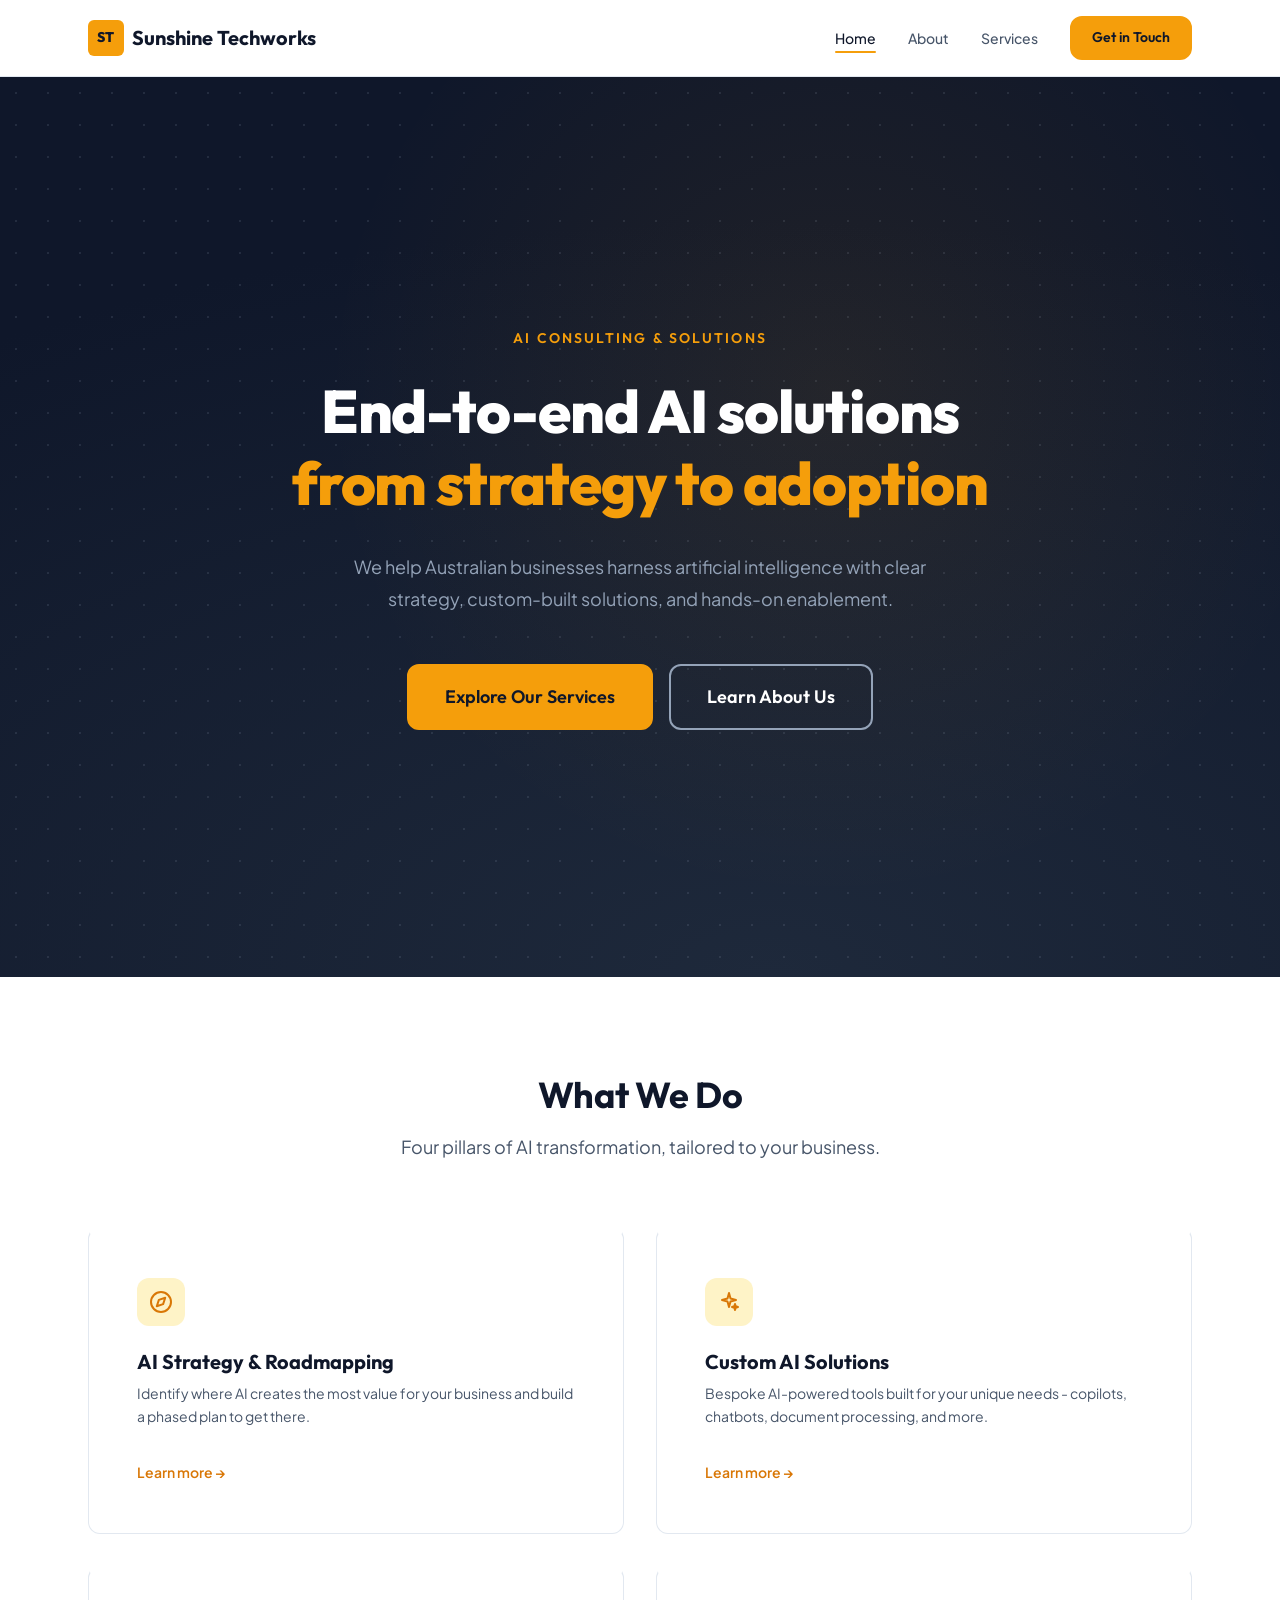
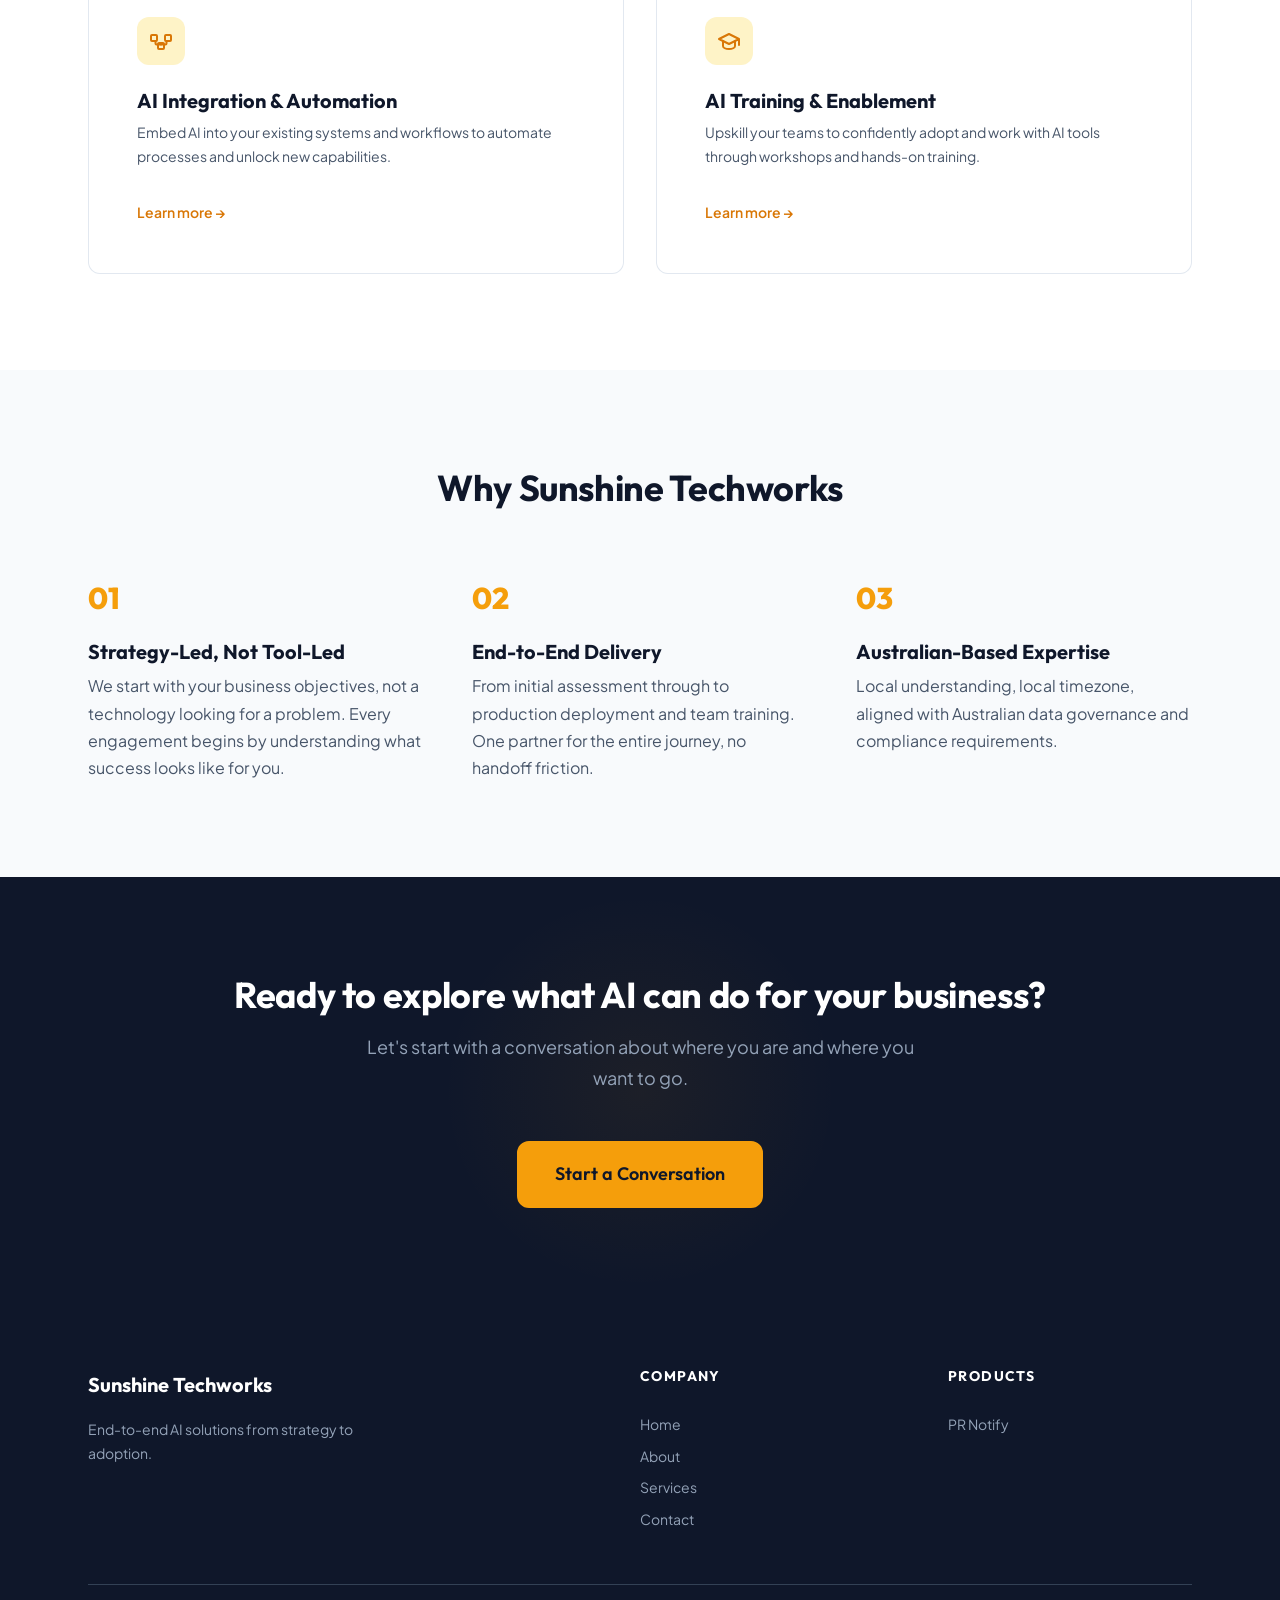
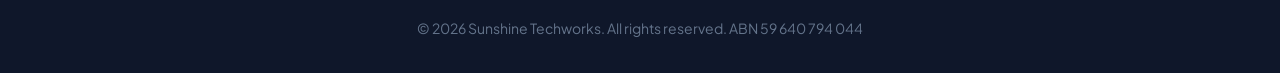
<file: index.html>
<!DOCTYPE html>
<html lang="en-AU" class="no-js">
<head>
  <meta charset="UTF-8">
  <meta name="viewport" content="width=device-width, initial-scale=1.0">
  <title>Sunshine Techworks | AI Consulting &amp; Solutions - Australia</title>
  <meta name="description" content="End-to-end AI solutions from strategy to adoption. Sunshine Techworks helps Australian businesses harness AI with clear strategy, custom solutions, and hands-on enablement.">
  <link rel="canonical" href="https://sunshinetech.com.au/">

  <!-- Open Graph -->
  <meta property="og:title" content="Sunshine Techworks | AI Consulting &amp; Solutions">
  <meta property="og:description" content="End-to-end AI solutions from strategy to adoption.">
  <meta property="og:type" content="website">
  <meta property="og:url" content="https://sunshinetech.com.au/">

  <!-- Twitter Card -->
  <meta name="twitter:card" content="summary">
  <meta name="twitter:title" content="Sunshine Techworks | AI Consulting &amp; Solutions">
  <meta name="twitter:description" content="End-to-end AI solutions from strategy to adoption.">

  <!-- Structured Data -->
  <script type="application/ld+json">
  {
    "@context": "https://schema.org",
    "@type": "ProfessionalService",
    "name": "Sunshine Techworks",
    "url": "https://sunshinetech.com.au",
    "description": "AI consulting and solutions firm in Australia",
    "areaServed": {
      "@type": "Country",
      "name": "Australia"
    },
    "serviceType": ["AI Consulting", "AI Strategy", "Custom AI Solutions", "AI Training"]
  }
  </script>

  <!-- Fonts: preconnect for speed, display=swap to avoid invisible text during load -->
  <link rel="preconnect" href="https://fonts.googleapis.com">
  <link rel="preconnect" href="https://fonts.gstatic.com" crossorigin>
  <link href="https://fonts.googleapis.com/css2?family=Outfit:wght@400;600;700;800&family=Plus+Jakarta+Sans:wght@400;500;600&display=swap" rel="stylesheet">

  <link rel="stylesheet" href="styles.css">
  <link rel="icon" href="favicon.svg" type="image/svg+xml">
</head>
<body>

<!-- Skip link for keyboard users to bypass navigation -->
<a href="#main-content" class="sr-only sr-only-focusable">Skip to main content</a>

<!-- ==========================================
     NAVIGATION
     Shared across all company pages. The
     is-active class marks the current page.
     ========================================== -->
<nav class="site-nav" role="navigation" aria-label="Main navigation">
  <div class="container">
    <a href="index.html" class="nav-logo" aria-label="Sunshine Techworks home">
      <span class="nav-logo-mark">ST</span>
      <span class="nav-logo-text">Sunshine Techworks</span>
    </a>
    <button class="nav-toggle" aria-expanded="false" aria-controls="nav-menu" aria-label="Toggle navigation menu">
      <span class="nav-toggle-bar"></span>
      <span class="nav-toggle-bar"></span>
      <span class="nav-toggle-bar"></span>
    </button>
    <ul class="nav-links" id="nav-menu" role="list">
      <li><a href="index.html" class="nav-link is-active" aria-current="page">Home</a></li>
      <li><a href="about.html" class="nav-link">About</a></li>
      <li><a href="services.html" class="nav-link">Services</a></li>
      <li><a href="services.html#contact" class="btn btn-primary nav-cta">Get in Touch</a></li>
    </ul>
  </div>
</nav>

<main id="main-content">

  <!-- ==========================================
       HERO
       Full-viewport section with animated CSS
       background (gradient + dot grid + amber
       glow). First thing visitors see.
       ========================================== -->
  <section class="hero">
    <div class="hero-bg" aria-hidden="true"></div>
    <div class="container hero-content">
      <p class="hero-eyebrow">AI Consulting &amp; Solutions</p>
      <h1 class="hero-title">
        End-to-end AI solutions<br>
        <span class="text-accent">from strategy to adoption</span>
      </h1>
      <p class="hero-subtitle">
        We help Australian businesses harness artificial intelligence with
        clear strategy, custom-built solutions, and hands-on enablement.
      </p>
      <div class="hero-actions">
        <a href="services.html" class="btn btn-primary btn-lg">Explore Our Services</a>
        <a href="about.html" class="btn btn-secondary btn-lg">Learn About Us</a>
      </div>
    </div>
  </section>

  <!-- ==========================================
       SERVICES OVERVIEW
       Four cards previewing core offerings.
       Each links to the detailed section on
       the services page.
       ========================================== -->
  <section class="section" id="services">
    <div class="container">
      <div class="section-header animate-on-scroll">
        <h2>What We Do</h2>
        <p>Four pillars of AI transformation, tailored to your business.</p>
      </div>
      <div class="card-grid">

        <a href="services.html#strategy" class="card service-card animate-on-scroll stagger-1">
          <div class="card-icon" aria-hidden="true">
            <!-- Compass icon: strategy/direction -->
            <svg xmlns="http://www.w3.org/2000/svg" viewBox="0 0 24 24" fill="none" stroke="currentColor" stroke-width="2" stroke-linecap="round" stroke-linejoin="round">
              <circle cx="12" cy="12" r="10"/>
              <polygon points="16.24 7.76 14.12 14.12 7.76 16.24 9.88 9.88 16.24 7.76"/>
            </svg>
          </div>
          <h3>AI Strategy &amp; Roadmapping</h3>
          <p>Identify where AI creates the most value for your business and build a phased plan to get there.</p>
          <span class="card-link">Learn more &rarr;</span>
        </a>

        <a href="services.html#custom" class="card service-card animate-on-scroll stagger-2">
          <div class="card-icon" aria-hidden="true">
            <!-- Sparkles icon: custom/generative AI -->
            <svg xmlns="http://www.w3.org/2000/svg" viewBox="0 0 24 24" fill="none" stroke="currentColor" stroke-width="2" stroke-linecap="round" stroke-linejoin="round">
              <path d="M12 3l1.5 5.5L19 10l-5.5 1.5L12 17l-1.5-5.5L5 10l5.5-1.5L12 3z"/>
              <path d="M18 14l.7 2.3L21 17l-2.3.7L18 20l-.7-2.3L15 17l2.3-.7L18 14z"/>
            </svg>
          </div>
          <h3>Custom AI Solutions</h3>
          <p>Bespoke AI-powered tools built for your unique needs - copilots, chatbots, document processing, and more.</p>
          <span class="card-link">Learn more &rarr;</span>
        </a>

        <a href="services.html#integration" class="card service-card animate-on-scroll stagger-3">
          <div class="card-icon" aria-hidden="true">
            <!-- Workflow/integration icon -->
            <svg xmlns="http://www.w3.org/2000/svg" viewBox="0 0 24 24" fill="none" stroke="currentColor" stroke-width="2" stroke-linecap="round" stroke-linejoin="round">
              <rect x="2" y="6" width="6" height="6" rx="1"/>
              <rect x="16" y="6" width="6" height="6" rx="1"/>
              <rect x="9" y="14" width="6" height="6" rx="1"/>
              <path d="M6.5 12v2.5a1 1 0 001 1H12"/>
              <path d="M17.5 12v2.5a1 1 0 01-1 1H12"/>
            </svg>
          </div>
          <h3>AI Integration &amp; Automation</h3>
          <p>Embed AI into your existing systems and workflows to automate processes and unlock new capabilities.</p>
          <span class="card-link">Learn more &rarr;</span>
        </a>

        <a href="services.html#training" class="card service-card animate-on-scroll stagger-4">
          <div class="card-icon" aria-hidden="true">
            <!-- Graduation/training icon -->
            <svg xmlns="http://www.w3.org/2000/svg" viewBox="0 0 24 24" fill="none" stroke="currentColor" stroke-width="2" stroke-linecap="round" stroke-linejoin="round">
              <path d="M22 10v6M2 10l10-5 10 5-10 5z"/>
              <path d="M6 12v5c0 1.66 2.69 3 6 3s6-1.34 6-3v-5"/>
            </svg>
          </div>
          <h3>AI Training &amp; Enablement</h3>
          <p>Upskill your teams to confidently adopt and work with AI tools through workshops and hands-on training.</p>
          <span class="card-link">Learn more &rarr;</span>
        </a>

      </div>
    </div>
  </section>

  <!-- ==========================================
       DIFFERENTIATORS
       Three reasons to choose Sunshine Techworks
       over other consultancies.
       ========================================== -->
  <section class="section bg-slate">
    <div class="container">
      <div class="section-header animate-on-scroll">
        <h2>Why Sunshine Techworks</h2>
      </div>
      <div class="differentiators-grid">

        <div class="differentiator animate-on-scroll stagger-1">
          <div class="differentiator-number">01</div>
          <h3>Strategy-Led, Not Tool-Led</h3>
          <p>We start with your business objectives, not a technology looking for a problem. Every engagement begins by understanding what success looks like for you.</p>
        </div>

        <div class="differentiator animate-on-scroll stagger-2">
          <div class="differentiator-number">02</div>
          <h3>End-to-End Delivery</h3>
          <p>From initial assessment through to production deployment and team training. One partner for the entire journey, no handoff friction.</p>
        </div>

        <div class="differentiator animate-on-scroll stagger-3">
          <div class="differentiator-number">03</div>
          <h3>Australian-Based Expertise</h3>
          <p>Local understanding, local timezone, aligned with Australian data governance and compliance requirements.</p>
        </div>

      </div>
    </div>
  </section>

  <!-- ==========================================
       CTA BANNER
       Final push to drive visitors toward the
       contact form on the services page.
       ========================================== -->
  <section class="section cta-banner">
    <div class="container">
      <div class="cta-banner-content animate-on-scroll">
        <h2>Ready to explore what AI can do for your business?</h2>
        <p>Let's start with a conversation about where you are and where you want to go.</p>
        <a href="services.html#contact" class="btn btn-primary btn-lg">Start a Conversation</a>
      </div>
    </div>
  </section>

</main>

<!-- ==========================================
     FOOTER
     Shared across all company pages.
     ========================================== -->
<footer class="site-footer">
  <div class="container">
    <div class="footer-grid">
      <div class="footer-brand">
        <span class="footer-logo">Sunshine Techworks</span>
        <p>End-to-end AI solutions from strategy to adoption.</p>
      </div>
      <div class="footer-nav">
        <h4>Company</h4>
        <ul role="list">
          <li><a href="index.html">Home</a></li>
          <li><a href="about.html">About</a></li>
          <li><a href="services.html">Services</a></li>
          <li><a href="services.html#contact">Contact</a></li>
        </ul>
      </div>
      <div class="footer-nav">
        <h4>Products</h4>
        <ul role="list">
          <li><a href="pr-notify.html">PR Notify</a></li>
        </ul>
      </div>
    </div>
    <div class="footer-legal">
      <p>&copy; 2026 Sunshine Techworks. All rights reserved. ABN 59 640 794 044</p>
    </div>
  </div>
</footer>

<!-- ==========================================
     SCRIPTS
     Minimal inline JS: nav toggle + scroll
     animation observer. No external dependencies.
     ========================================== -->
<script>
  /* Remove no-js class so CSS animations can work.
     If this script fails, the no-js fallback in CSS
     keeps all content visible. */
  document.documentElement.classList.remove('no-js');

  /* --- Mobile nav hamburger toggle --- */
  (function initNavToggle() {
    const toggle = document.querySelector('.nav-toggle');
    const menu = document.querySelector('.nav-links');
    if (!toggle || !menu) return;

    toggle.addEventListener('click', function() {
      const isOpen = menu.classList.toggle('is-open');
      toggle.setAttribute('aria-expanded', String(isOpen));
    });

    /* Close menu when a link is clicked (covers same-page anchors) */
    menu.querySelectorAll('a').forEach(function(link) {
      link.addEventListener('click', function() {
        menu.classList.remove('is-open');
        toggle.setAttribute('aria-expanded', 'false');
      });
    });

    /* Close menu on Escape key press */
    document.addEventListener('keydown', function(e) {
      if (e.key === 'Escape' && menu.classList.contains('is-open')) {
        menu.classList.remove('is-open');
        toggle.setAttribute('aria-expanded', 'false');
        toggle.focus();
      }
    });
  })();

  /* --- Scroll-triggered reveal animations ---
     Uses IntersectionObserver to add .is-visible
     when elements enter the viewport. Each element
     is observed once then unobserved for performance. */
  (function initScrollAnimations() {
    /* Skip if browser lacks support or user prefers reduced motion */
    if (!('IntersectionObserver' in window)) {
      document.querySelectorAll('.animate-on-scroll').forEach(function(el) {
        el.classList.add('is-visible');
      });
      return;
    }

    var observer = new IntersectionObserver(function(entries) {
      entries.forEach(function(entry) {
        if (entry.isIntersecting) {
          entry.target.classList.add('is-visible');
          observer.unobserve(entry.target);
        }
      });
    }, { threshold: 0.15 });

    document.querySelectorAll('.animate-on-scroll').forEach(function(el) {
      observer.observe(el);
    });
  })();
</script>

</body>
</html>
</file>
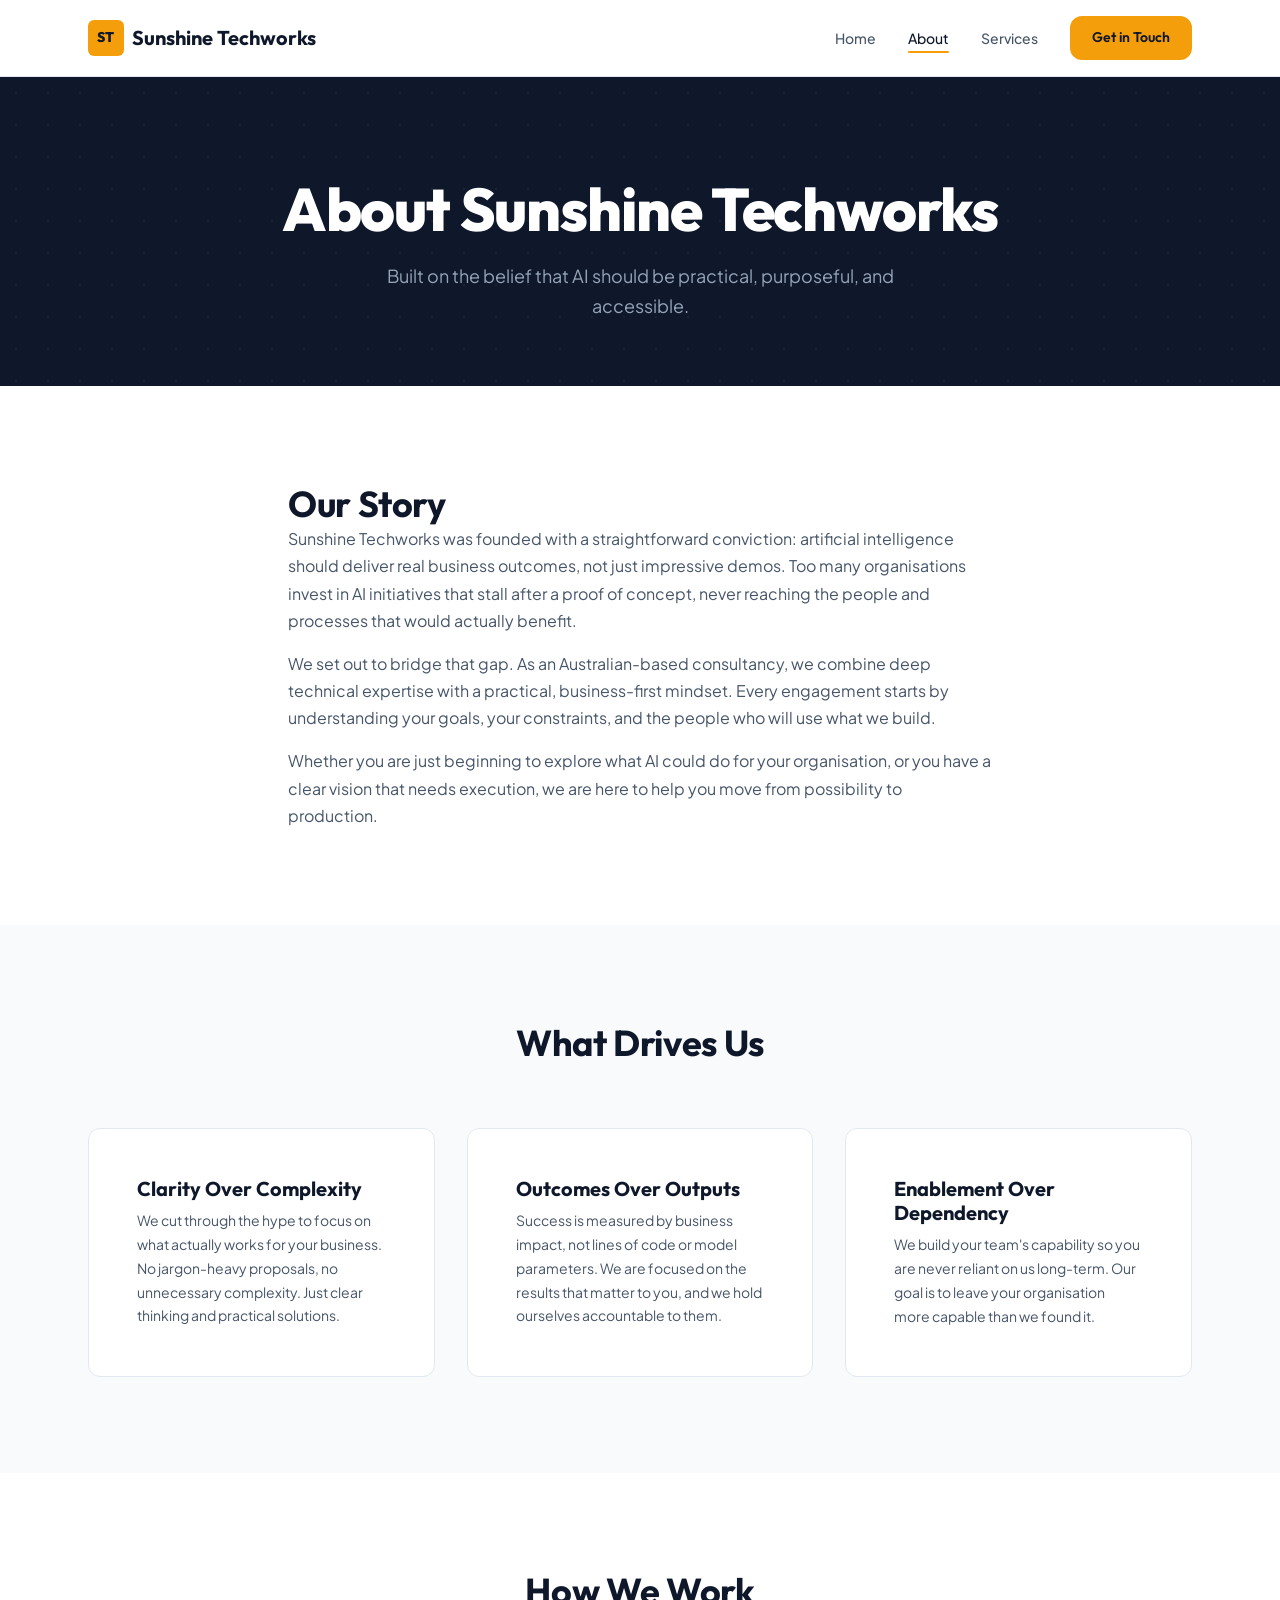
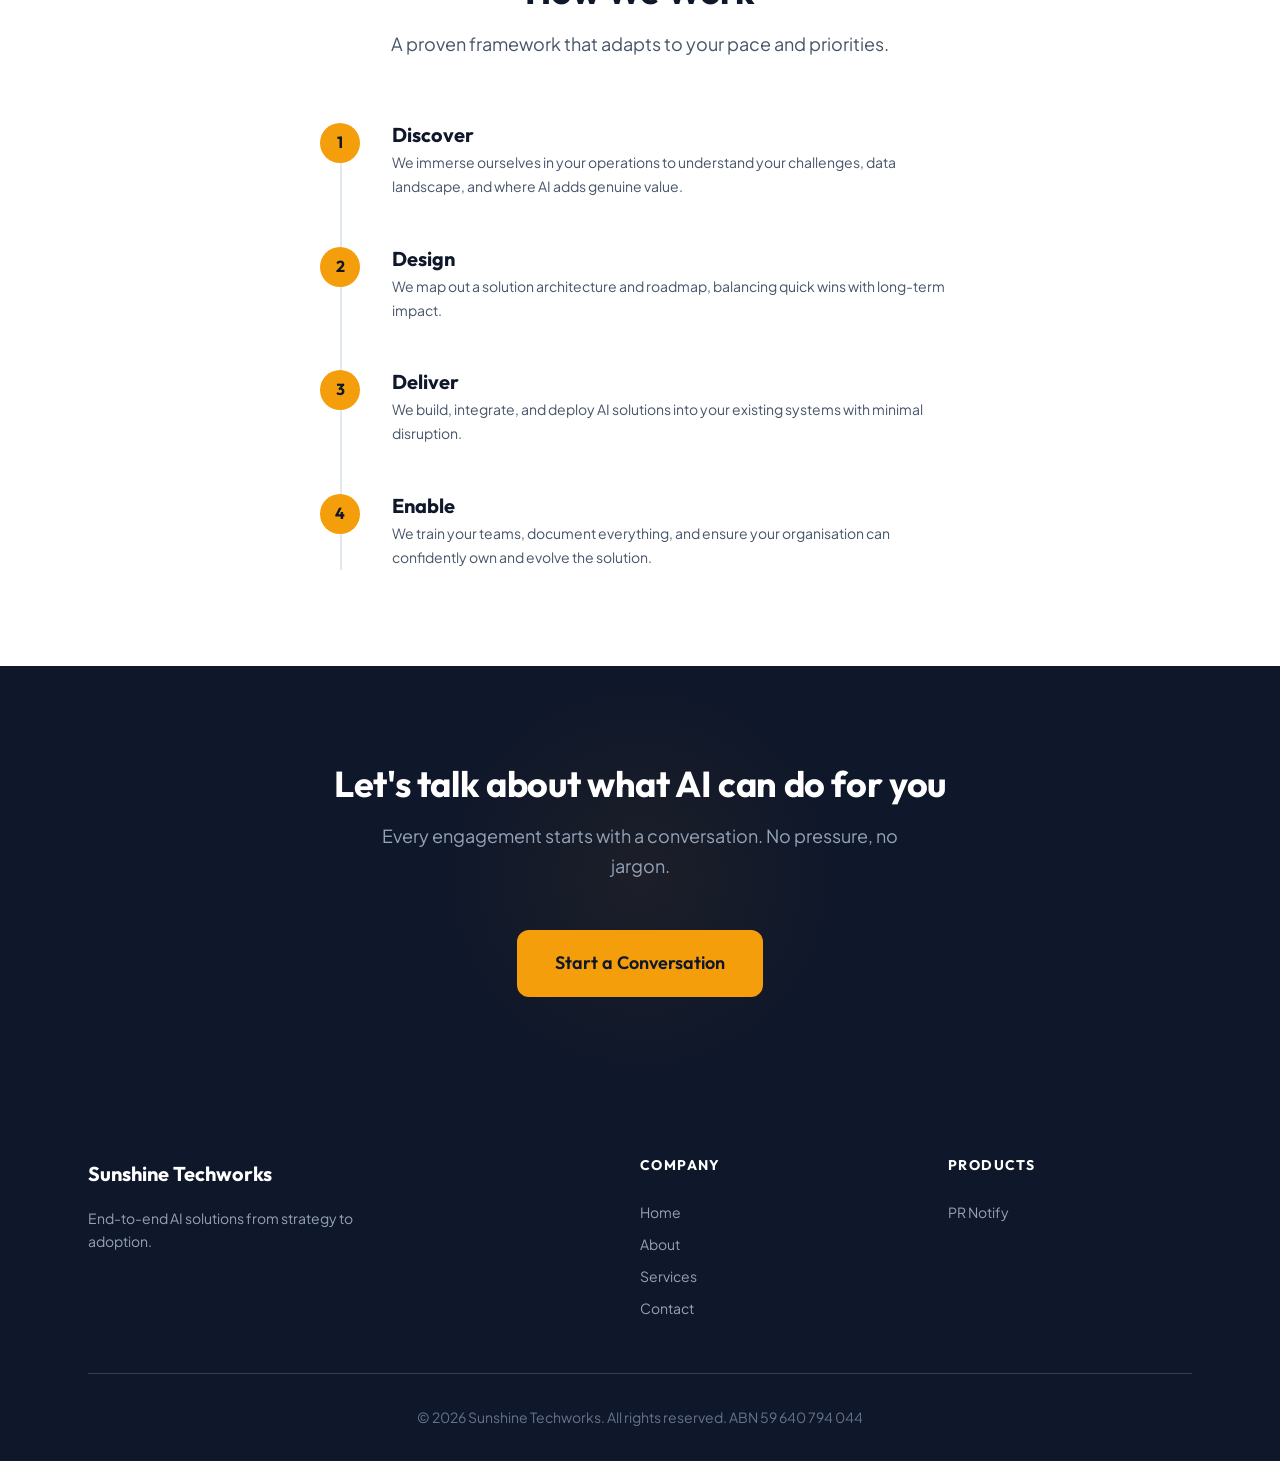
<file: about.html>
<!DOCTYPE html>
<html lang="en-AU" class="no-js">
<head>
  <meta charset="UTF-8">
  <meta name="viewport" content="width=device-width, initial-scale=1.0">
  <title>About | Sunshine Techworks - AI Consulting Australia</title>
  <meta name="description" content="Sunshine Techworks is an Australian AI consulting firm helping businesses adopt artificial intelligence practically, from strategy through to team enablement.">
  <link rel="canonical" href="https://sunshinetech.com.au/about.html">

  <!-- Open Graph -->
  <meta property="og:title" content="About Sunshine Techworks">
  <meta property="og:description" content="Australian AI consulting firm helping businesses adopt AI practically.">
  <meta property="og:type" content="website">
  <meta property="og:url" content="https://sunshinetech.com.au/about.html">

  <!-- Twitter Card -->
  <meta name="twitter:card" content="summary">
  <meta name="twitter:title" content="About Sunshine Techworks">
  <meta name="twitter:description" content="Australian AI consulting firm helping businesses adopt AI practically.">

  <!-- Fonts -->
  <link rel="preconnect" href="https://fonts.googleapis.com">
  <link rel="preconnect" href="https://fonts.gstatic.com" crossorigin>
  <link href="https://fonts.googleapis.com/css2?family=Outfit:wght@400;600;700;800&family=Plus+Jakarta+Sans:wght@400;500;600&display=swap" rel="stylesheet">

  <link rel="stylesheet" href="styles.css">
  <link rel="icon" href="favicon.svg" type="image/svg+xml">
</head>
<body>

<a href="#main-content" class="sr-only sr-only-focusable">Skip to main content</a>

<!-- NAVIGATION -->
<nav class="site-nav" role="navigation" aria-label="Main navigation">
  <div class="container">
    <a href="index.html" class="nav-logo" aria-label="Sunshine Techworks home">
      <span class="nav-logo-mark">ST</span>
      <span class="nav-logo-text">Sunshine Techworks</span>
    </a>
    <button class="nav-toggle" aria-expanded="false" aria-controls="nav-menu" aria-label="Toggle navigation menu">
      <span class="nav-toggle-bar"></span>
      <span class="nav-toggle-bar"></span>
      <span class="nav-toggle-bar"></span>
    </button>
    <ul class="nav-links" id="nav-menu" role="list">
      <li><a href="index.html" class="nav-link">Home</a></li>
      <li><a href="about.html" class="nav-link is-active" aria-current="page">About</a></li>
      <li><a href="services.html" class="nav-link">Services</a></li>
      <li><a href="services.html#contact" class="btn btn-primary nav-cta">Get in Touch</a></li>
    </ul>
  </div>
</nav>

<main id="main-content">

  <!-- PAGE HEADER -->
  <section class="page-header">
    <div class="container">
      <h1 class="animate-on-scroll">About Sunshine Techworks</h1>
      <p class="page-header-subtitle animate-on-scroll stagger-1">
        Built on the belief that AI should be practical, purposeful, and accessible.
      </p>
    </div>
  </section>

  <!-- OUR STORY -->
  <section class="section">
    <div class="container-narrow">
      <div class="about-story animate-on-scroll">
        <h2>Our Story</h2>
        <p>
          Sunshine Techworks was founded with a straightforward conviction: artificial intelligence
          should deliver real business outcomes, not just impressive demos. Too many organisations
          invest in AI initiatives that stall after a proof of concept, never reaching the people and
          processes that would actually benefit.
        </p>
        <p>
          We set out to bridge that gap. As an Australian-based consultancy, we combine deep technical
          expertise with a practical, business-first mindset. Every engagement starts by understanding
          your goals, your constraints, and the people who will use what we build.
        </p>
        <p>
          Whether you are just beginning to explore what AI could do for your organisation, or you
          have a clear vision that needs execution, we are here to help you move from possibility to
          production.
        </p>
      </div>
    </div>
  </section>

  <!-- VALUES -->
  <section class="section bg-slate">
    <div class="container">
      <div class="section-header animate-on-scroll">
        <h2>What Drives Us</h2>
      </div>
      <div class="values-grid">

        <div class="value-card animate-on-scroll stagger-1">
          <h3>Clarity Over Complexity</h3>
          <p>
            We cut through the hype to focus on what actually works for your business. No jargon-heavy
            proposals, no unnecessary complexity. Just clear thinking and practical solutions.
          </p>
        </div>

        <div class="value-card animate-on-scroll stagger-2">
          <h3>Outcomes Over Outputs</h3>
          <p>
            Success is measured by business impact, not lines of code or model parameters. We are
            focused on the results that matter to you, and we hold ourselves accountable to them.
          </p>
        </div>

        <div class="value-card animate-on-scroll stagger-3">
          <h3>Enablement Over Dependency</h3>
          <p>
            We build your team's capability so you are never reliant on us long-term. Our goal is to
            leave your organisation more capable than we found it.
          </p>
        </div>

      </div>
    </div>
  </section>

  <!-- APPROACH -->
  <section class="section">
    <div class="container">
      <div class="section-header animate-on-scroll">
        <h2>How We Work</h2>
        <p>A proven framework that adapts to your pace and priorities.</p>
      </div>
      <div class="approach-steps">

        <div class="approach-step animate-on-scroll stagger-1">
          <div class="approach-step-marker">1</div>
          <div class="approach-step-content">
            <h3>Discover</h3>
            <p>We immerse ourselves in your operations to understand your challenges, data landscape, and where AI adds genuine value.</p>
          </div>
        </div>

        <div class="approach-step animate-on-scroll stagger-2">
          <div class="approach-step-marker">2</div>
          <div class="approach-step-content">
            <h3>Design</h3>
            <p>We map out a solution architecture and roadmap, balancing quick wins with long-term impact.</p>
          </div>
        </div>

        <div class="approach-step animate-on-scroll stagger-3">
          <div class="approach-step-marker">3</div>
          <div class="approach-step-content">
            <h3>Deliver</h3>
            <p>We build, integrate, and deploy AI solutions into your existing systems with minimal disruption.</p>
          </div>
        </div>

        <div class="approach-step animate-on-scroll stagger-4">
          <div class="approach-step-marker">4</div>
          <div class="approach-step-content">
            <h3>Enable</h3>
            <p>We train your teams, document everything, and ensure your organisation can confidently own and evolve the solution.</p>
          </div>
        </div>

      </div>
    </div>
  </section>

  <!-- CTA BANNER -->
  <section class="section cta-banner">
    <div class="container">
      <div class="cta-banner-content animate-on-scroll">
        <h2>Let's talk about what AI can do for you</h2>
        <p>Every engagement starts with a conversation. No pressure, no jargon.</p>
        <a href="services.html#contact" class="btn btn-primary btn-lg">Start a Conversation</a>
      </div>
    </div>
  </section>

</main>

<!-- FOOTER -->
<footer class="site-footer">
  <div class="container">
    <div class="footer-grid">
      <div class="footer-brand">
        <span class="footer-logo">Sunshine Techworks</span>
        <p>End-to-end AI solutions from strategy to adoption.</p>
      </div>
      <div class="footer-nav">
        <h4>Company</h4>
        <ul role="list">
          <li><a href="index.html">Home</a></li>
          <li><a href="about.html">About</a></li>
          <li><a href="services.html">Services</a></li>
          <li><a href="services.html#contact">Contact</a></li>
        </ul>
      </div>
      <div class="footer-nav">
        <h4>Products</h4>
        <ul role="list">
          <li><a href="pr-notify.html">PR Notify</a></li>
        </ul>
      </div>
    </div>
    <div class="footer-legal">
      <p>&copy; 2026 Sunshine Techworks. All rights reserved. ABN 59 640 794 044</p>
    </div>
  </div>
</footer>

<!-- SCRIPTS (same nav toggle + scroll observer as all pages) -->
<script>
  document.documentElement.classList.remove('no-js');

  (function initNavToggle() {
    const toggle = document.querySelector('.nav-toggle');
    const menu = document.querySelector('.nav-links');
    if (!toggle || !menu) return;

    toggle.addEventListener('click', function() {
      const isOpen = menu.classList.toggle('is-open');
      toggle.setAttribute('aria-expanded', String(isOpen));
    });

    menu.querySelectorAll('a').forEach(function(link) {
      link.addEventListener('click', function() {
        menu.classList.remove('is-open');
        toggle.setAttribute('aria-expanded', 'false');
      });
    });

    document.addEventListener('keydown', function(e) {
      if (e.key === 'Escape' && menu.classList.contains('is-open')) {
        menu.classList.remove('is-open');
        toggle.setAttribute('aria-expanded', 'false');
        toggle.focus();
      }
    });
  })();

  (function initScrollAnimations() {
    if (!('IntersectionObserver' in window)) {
      document.querySelectorAll('.animate-on-scroll').forEach(function(el) {
        el.classList.add('is-visible');
      });
      return;
    }

    var observer = new IntersectionObserver(function(entries) {
      entries.forEach(function(entry) {
        if (entry.isIntersecting) {
          entry.target.classList.add('is-visible');
          observer.unobserve(entry.target);
        }
      });
    }, { threshold: 0.15 });

    document.querySelectorAll('.animate-on-scroll').forEach(function(el) {
      observer.observe(el);
    });
  })();
</script>

</body>
</html>
</file>
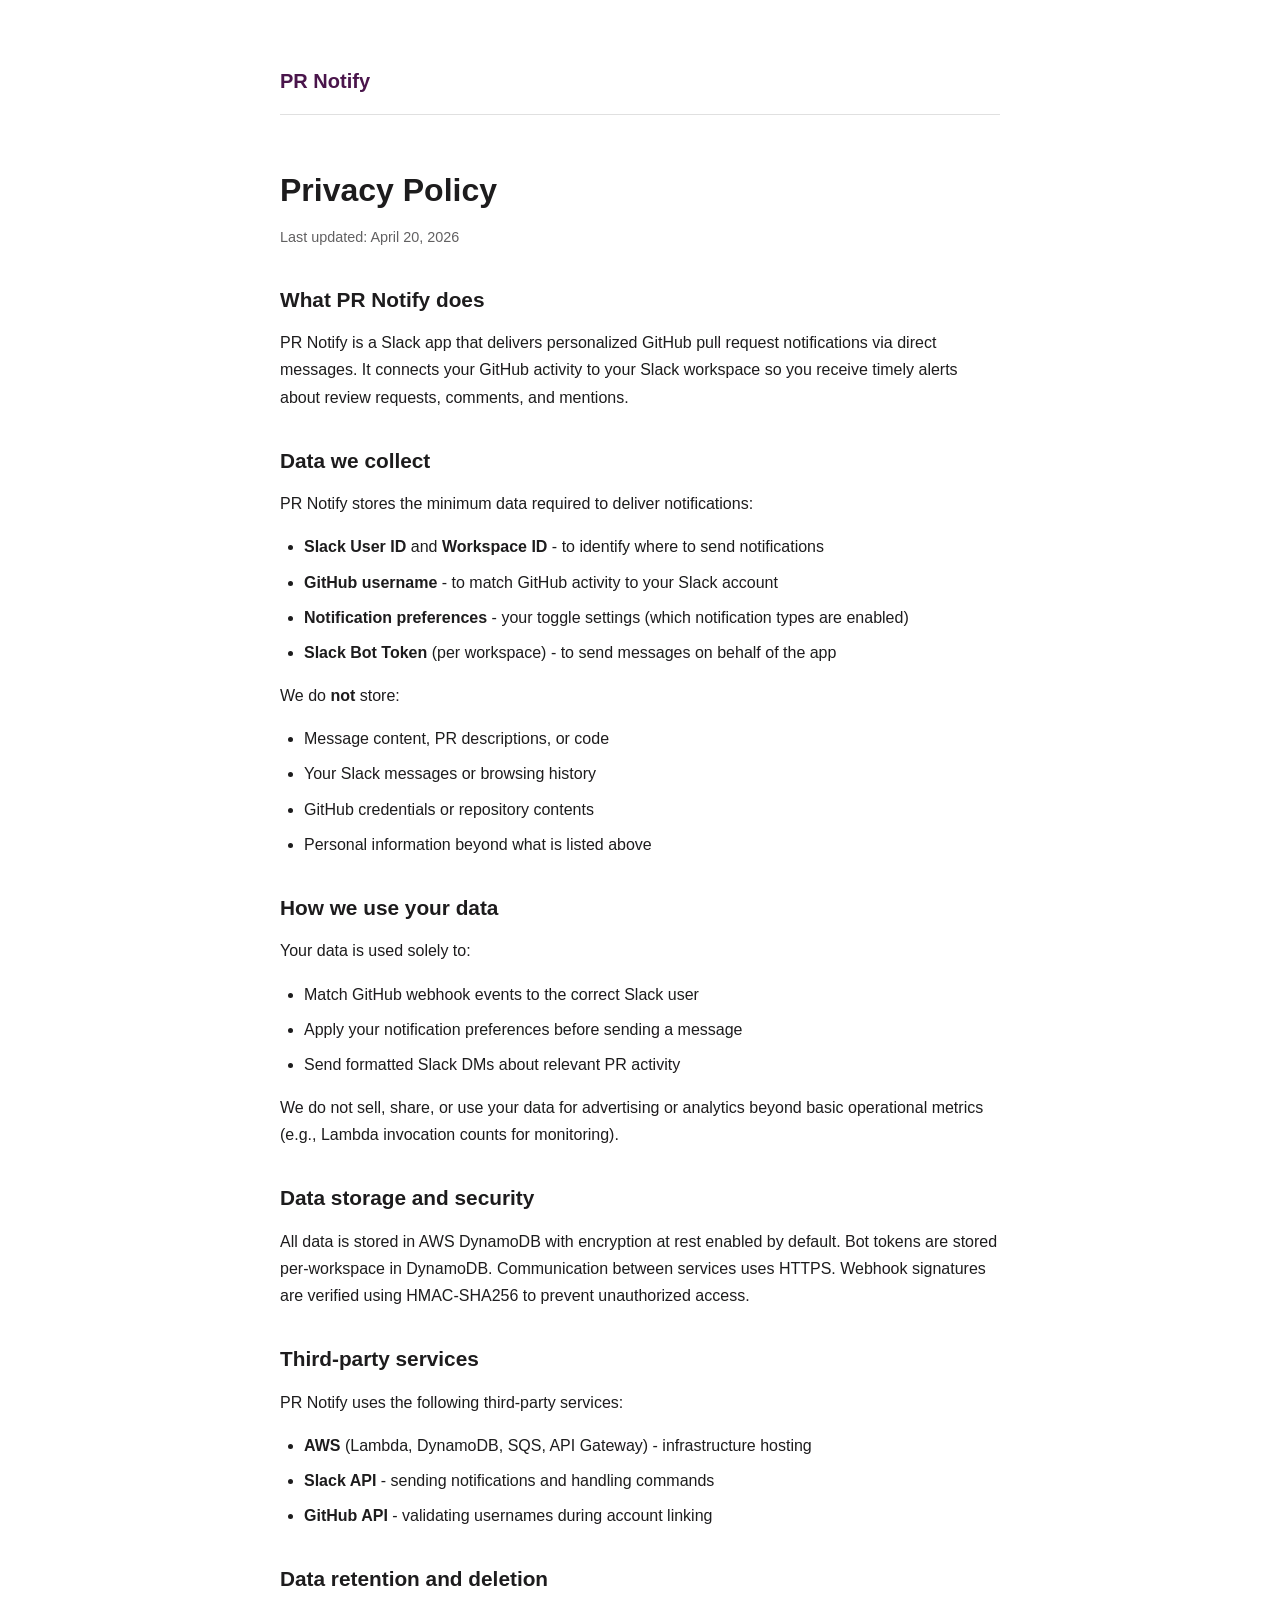
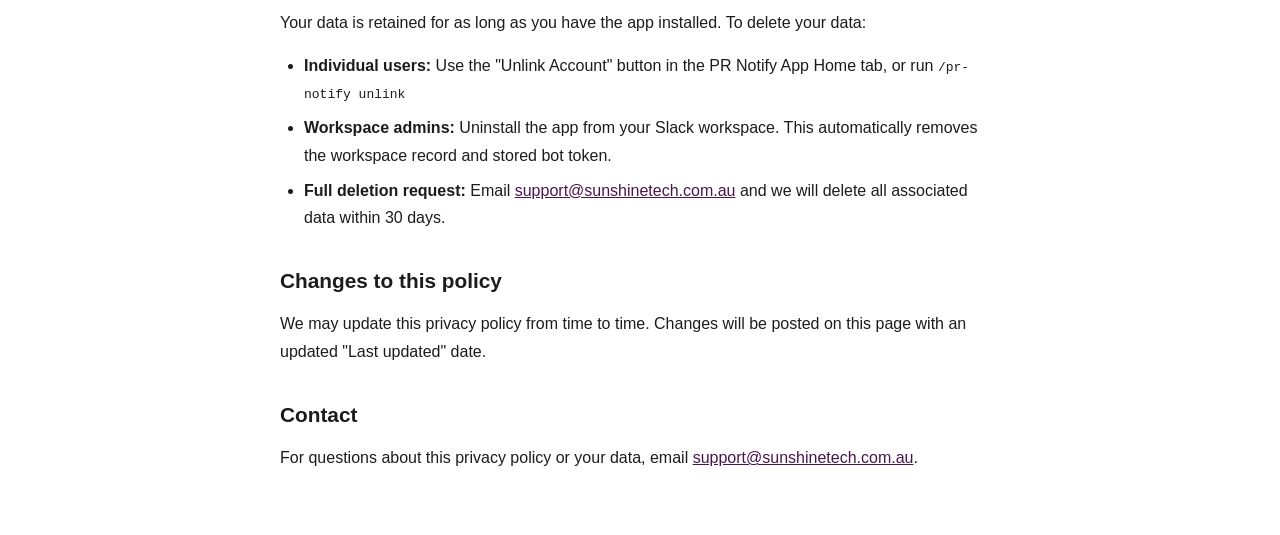
<file: pr-notify-privacy.html>
<!DOCTYPE html>
<html lang="en">
<head>
  <meta charset="UTF-8">
  <meta name="viewport" content="width=device-width, initial-scale=1.0">
  <title>Privacy Policy - PR Notify</title>
  <style>
    :root {
      --primary: #4A154B;
      --text: #1D1C1D;
      --text-light: #616061;
      --border: #e0e0e0;
    }
    * { margin: 0; padding: 0; box-sizing: border-box; }
    body {
      font-family: -apple-system, BlinkMacSystemFont, 'Segoe UI', Roboto, 'Helvetica Neue', Arial, sans-serif;
      color: var(--text);
      line-height: 1.7;
      padding: 0 24px;
    }
    .content {
      max-width: 720px;
      margin: 0 auto;
      padding: 48px 0;
    }
    nav {
      padding: 16px 0;
      border-bottom: 1px solid var(--border);
      margin-bottom: 48px;
    }
    .logo {
      font-size: 1.25rem;
      font-weight: 700;
      color: var(--primary);
      text-decoration: none;
    }
    h1 { font-size: 2rem; margin-bottom: 8px; }
    .last-updated { color: var(--text-light); margin-bottom: 32px; font-size: 0.9rem; }
    h2 { font-size: 1.3rem; margin: 32px 0 12px; }
    p { margin-bottom: 16px; }
    ul { margin: 0 0 16px 24px; }
    li { margin-bottom: 8px; }
    a { color: var(--primary); }
  </style>
</head>
<body>
<div class="content">

<nav><a href="pr-notify.html" class="logo">PR Notify</a></nav>

<h1>Privacy Policy</h1>
<p class="last-updated">Last updated: April 20, 2026</p>

<h2>What PR Notify does</h2>
<p>PR Notify is a Slack app that delivers personalized GitHub pull request notifications via direct messages. It connects your GitHub activity to your Slack workspace so you receive timely alerts about review requests, comments, and mentions.</p>

<h2>Data we collect</h2>
<p>PR Notify stores the minimum data required to deliver notifications:</p>
<ul>
  <li><strong>Slack User ID</strong> and <strong>Workspace ID</strong> - to identify where to send notifications</li>
  <li><strong>GitHub username</strong> - to match GitHub activity to your Slack account</li>
  <li><strong>Notification preferences</strong> - your toggle settings (which notification types are enabled)</li>
  <li><strong>Slack Bot Token</strong> (per workspace) - to send messages on behalf of the app</li>
</ul>
<p>We do <strong>not</strong> store:</p>
<ul>
  <li>Message content, PR descriptions, or code</li>
  <li>Your Slack messages or browsing history</li>
  <li>GitHub credentials or repository contents</li>
  <li>Personal information beyond what is listed above</li>
</ul>

<h2>How we use your data</h2>
<p>Your data is used solely to:</p>
<ul>
  <li>Match GitHub webhook events to the correct Slack user</li>
  <li>Apply your notification preferences before sending a message</li>
  <li>Send formatted Slack DMs about relevant PR activity</li>
</ul>
<p>We do not sell, share, or use your data for advertising or analytics beyond basic operational metrics (e.g., Lambda invocation counts for monitoring).</p>

<h2>Data storage and security</h2>
<p>All data is stored in AWS DynamoDB with encryption at rest enabled by default. Bot tokens are stored per-workspace in DynamoDB. Communication between services uses HTTPS. Webhook signatures are verified using HMAC-SHA256 to prevent unauthorized access.</p>

<h2>Third-party services</h2>
<p>PR Notify uses the following third-party services:</p>
<ul>
  <li><strong>AWS</strong> (Lambda, DynamoDB, SQS, API Gateway) - infrastructure hosting</li>
  <li><strong>Slack API</strong> - sending notifications and handling commands</li>
  <li><strong>GitHub API</strong> - validating usernames during account linking</li>
</ul>

<h2>Data retention and deletion</h2>
<p>Your data is retained for as long as you have the app installed. To delete your data:</p>
<ul>
  <li><strong>Individual users:</strong> Use the "Unlink Account" button in the PR Notify App Home tab, or run <code>/pr-notify unlink</code></li>
  <li><strong>Workspace admins:</strong> Uninstall the app from your Slack workspace. This automatically removes the workspace record and stored bot token.</li>
  <li><strong>Full deletion request:</strong> Email <a href="mailto:support@sunshinetech.com.au">support@sunshinetech.com.au</a> and we will delete all associated data within 30 days.</li>
</ul>

<h2>Changes to this policy</h2>
<p>We may update this privacy policy from time to time. Changes will be posted on this page with an updated "Last updated" date.</p>

<h2>Contact</h2>
<p>For questions about this privacy policy or your data, email <a href="mailto:support@sunshinetech.com.au">support@sunshinetech.com.au</a>.</p>

</div>
</body>
</html>
</file>
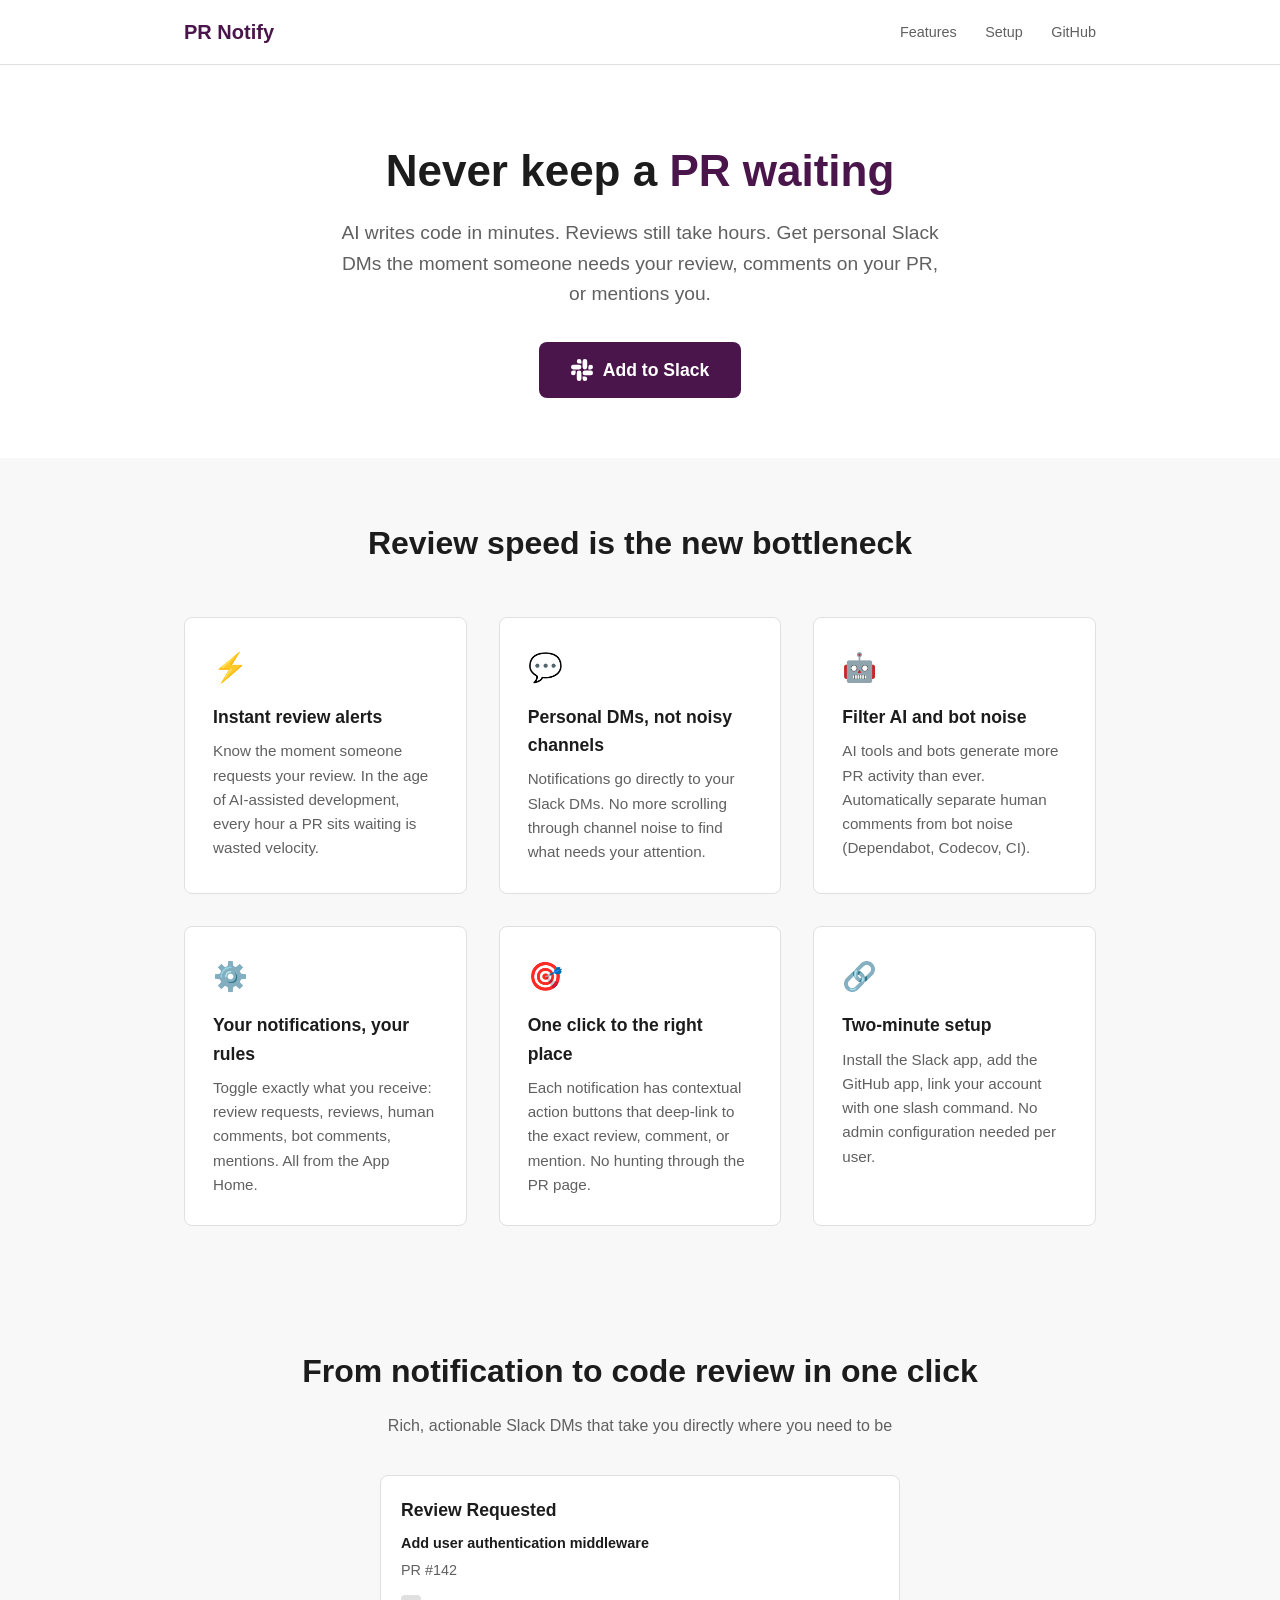
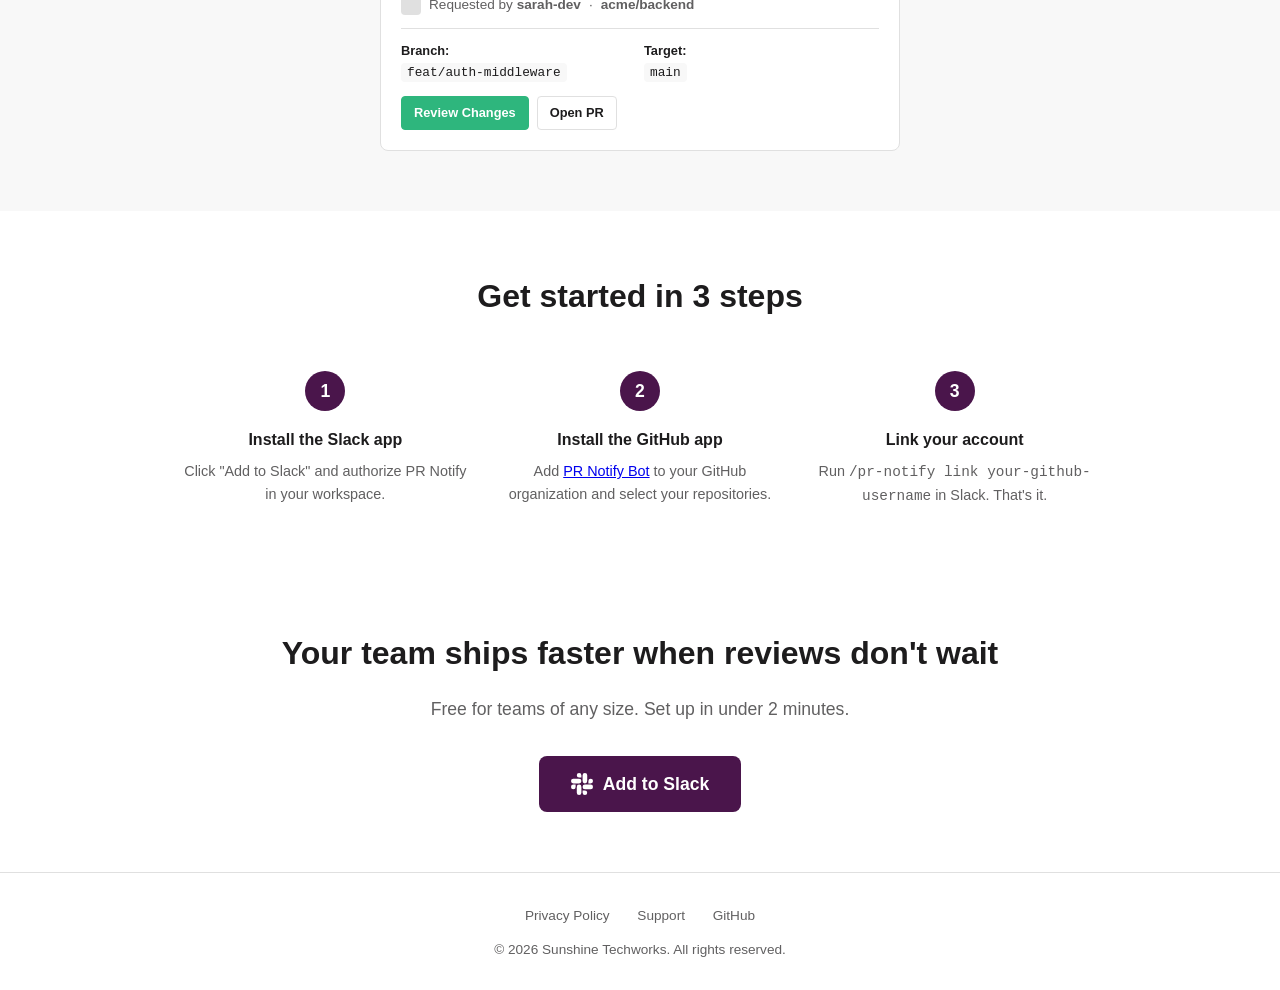
<file: pr-notify.html>
<!DOCTYPE html>
<html lang="en">
<head>
  <meta charset="UTF-8">
  <meta name="viewport" content="width=device-width, initial-scale=1.0">
  <title>PR Notify - Never Keep a PR Waiting</title>
  <meta name="description" content="AI writes code in minutes. Reviews still take hours. PR Notify sends personal Slack DMs the moment someone needs your review.">
  <style>
    :root {
      --primary: #4A154B;
      --primary-light: #611f69;
      --accent: #36C5F0;
      --text: #1D1C1D;
      --text-light: #616061;
      --bg: #ffffff;
      --bg-alt: #f8f8f8;
      --border: #e0e0e0;
      --success: #2EB67D;
      --radius: 8px;
    }

    * { margin: 0; padding: 0; box-sizing: border-box; }

    body {
      font-family: -apple-system, BlinkMacSystemFont, 'Segoe UI', Roboto, 'Helvetica Neue', Arial, sans-serif;
      color: var(--text);
      line-height: 1.6;
    }

    .container {
      max-width: 960px;
      margin: 0 auto;
      padding: 0 24px;
    }

    /* Nav */
    nav {
      padding: 16px 0;
      border-bottom: 1px solid var(--border);
    }
    nav .container {
      display: flex;
      justify-content: space-between;
      align-items: center;
    }
    .logo {
      font-size: 1.25rem;
      font-weight: 700;
      color: var(--primary);
      text-decoration: none;
    }
    .nav-links a {
      color: var(--text-light);
      text-decoration: none;
      margin-left: 24px;
      font-size: 0.9rem;
    }
    .nav-links a:hover { color: var(--text); }

    /* Hero */
    .hero {
      padding: 80px 0 60px;
      text-align: center;
    }
    .hero h1 {
      font-size: 2.75rem;
      font-weight: 800;
      line-height: 1.2;
      margin-bottom: 20px;
      color: var(--text);
    }
    .hero h1 span { color: var(--primary); }
    .hero p {
      font-size: 1.2rem;
      color: var(--text-light);
      max-width: 600px;
      margin: 0 auto 32px;
    }
    .cta-button {
      display: inline-flex;
      align-items: center;
      gap: 10px;
      background: var(--primary);
      color: white;
      padding: 14px 32px;
      border-radius: var(--radius);
      text-decoration: none;
      font-size: 1.1rem;
      font-weight: 600;
      transition: background 0.2s;
    }
    .cta-button:hover { background: var(--primary-light); }
    .cta-button svg { width: 22px; height: 22px; }

    /* Features */
    .features {
      padding: 60px 0;
      background: var(--bg-alt);
    }
    .features h2 {
      text-align: center;
      font-size: 2rem;
      margin-bottom: 48px;
    }
    .feature-grid {
      display: grid;
      grid-template-columns: repeat(auto-fit, minmax(280px, 1fr));
      gap: 32px;
    }
    .feature-card {
      background: var(--bg);
      padding: 28px;
      border-radius: var(--radius);
      border: 1px solid var(--border);
    }
    .feature-icon {
      font-size: 1.75rem;
      margin-bottom: 12px;
    }
    .feature-card h3 {
      font-size: 1.1rem;
      margin-bottom: 8px;
    }
    .feature-card p {
      color: var(--text-light);
      font-size: 0.95rem;
    }

    /* How it works */
    .how-it-works {
      padding: 60px 0;
    }
    .how-it-works h2 {
      text-align: center;
      font-size: 2rem;
      margin-bottom: 48px;
    }
    .steps {
      display: grid;
      grid-template-columns: repeat(auto-fit, minmax(200px, 1fr));
      gap: 32px;
      text-align: center;
    }
    .step-number {
      width: 40px;
      height: 40px;
      border-radius: 50%;
      background: var(--primary);
      color: white;
      display: inline-flex;
      align-items: center;
      justify-content: center;
      font-weight: 700;
      font-size: 1.1rem;
      margin-bottom: 16px;
    }
    .step h3 {
      font-size: 1rem;
      margin-bottom: 8px;
    }
    .step p {
      color: var(--text-light);
      font-size: 0.9rem;
    }

    /* Notification preview */
    .preview {
      padding: 60px 0;
      background: var(--bg-alt);
    }
    .preview h2 {
      text-align: center;
      font-size: 2rem;
      margin-bottom: 16px;
    }
    .preview > .container > p {
      text-align: center;
      color: var(--text-light);
      margin-bottom: 36px;
    }
    .notification-mock {
      max-width: 520px;
      margin: 0 auto;
      background: var(--bg);
      border: 1px solid var(--border);
      border-radius: var(--radius);
      padding: 20px;
      font-size: 0.9rem;
    }
    .notif-header {
      font-weight: 700;
      font-size: 1.1rem;
      margin-bottom: 8px;
    }
    .notif-title {
      font-weight: 600;
      margin-bottom: 4px;
    }
    .notif-pr-num { color: var(--text-light); }
    .notif-context {
      display: flex;
      align-items: center;
      gap: 8px;
      margin: 12px 0;
      font-size: 0.85rem;
      color: var(--text-light);
    }
    .notif-avatar {
      width: 20px;
      height: 20px;
      border-radius: 4px;
      background: var(--border);
    }
    .notif-divider {
      border-top: 1px solid var(--border);
      margin: 12px 0;
    }
    .notif-branches {
      display: grid;
      grid-template-columns: 1fr 1fr;
      gap: 8px;
      font-size: 0.85rem;
      margin-bottom: 12px;
    }
    .notif-branches strong { display: block; font-size: 0.8rem; }
    .notif-branches code {
      background: var(--bg-alt);
      padding: 2px 6px;
      border-radius: 4px;
      font-size: 0.8rem;
    }
    .notif-buttons {
      display: flex;
      gap: 8px;
    }
    .notif-btn {
      padding: 6px 12px;
      border-radius: 4px;
      font-size: 0.8rem;
      font-weight: 600;
      border: 1px solid var(--border);
      background: var(--bg);
      color: var(--text);
    }
    .notif-btn-primary {
      background: var(--success);
      color: white;
      border-color: var(--success);
    }

    /* CTA */
    .final-cta {
      padding: 60px 0;
      text-align: center;
    }
    .final-cta h2 {
      font-size: 2rem;
      margin-bottom: 16px;
    }
    .final-cta p {
      color: var(--text-light);
      margin-bottom: 32px;
      font-size: 1.1rem;
    }

    /* Footer */
    footer {
      padding: 32px 0;
      border-top: 1px solid var(--border);
      text-align: center;
      color: var(--text-light);
      font-size: 0.85rem;
    }
    footer a {
      color: var(--text-light);
      text-decoration: none;
      margin: 0 12px;
    }
    footer a:hover { color: var(--text); }
    .footer-links { margin-bottom: 12px; }

    @media (max-width: 600px) {
      .hero h1 { font-size: 2rem; }
      .hero p { font-size: 1rem; }
      .steps { grid-template-columns: 1fr; }
    }
  </style>
</head>
<body>

<nav>
  <div class="container">
    <a href="pr-notify.html" class="logo">PR Notify</a>
    <div class="nav-links">
      <a href="#features">Features</a>
      <a href="#how-it-works">Setup</a>
      <a href="https://github.com/sunshine-techworks/pr-notifier" target="_blank">GitHub</a>
    </div>
  </div>
</nav>

<section class="hero">
  <div class="container">
    <h1>Never keep a <span>PR waiting</span></h1>
    <p>AI writes code in minutes. Reviews still take hours. Get personal Slack DMs the moment someone needs your review, comments on your PR, or mentions you.</p>
    <a href="https://wbotxno8l6.execute-api.us-east-1.amazonaws.com/prod/slack/oauth/authorize" class="cta-button">
      <svg xmlns="http://www.w3.org/2000/svg" viewBox="0 0 24 24" fill="currentColor"><path d="M5.042 15.165a2.528 2.528 0 0 1-2.52 2.523A2.528 2.528 0 0 1 0 15.165a2.527 2.527 0 0 1 2.522-2.52h2.52v2.52zM6.313 15.165a2.527 2.527 0 0 1 2.521-2.52 2.527 2.527 0 0 1 2.521 2.52v6.313A2.528 2.528 0 0 1 8.834 24a2.528 2.528 0 0 1-2.521-2.522v-6.313zM8.834 5.042a2.528 2.528 0 0 1-2.521-2.52A2.528 2.528 0 0 1 8.834 0a2.528 2.528 0 0 1 2.521 2.522v2.52H8.834zM8.834 6.313a2.528 2.528 0 0 1 2.521 2.521 2.528 2.528 0 0 1-2.521 2.521H2.522A2.528 2.528 0 0 1 0 8.834a2.528 2.528 0 0 1 2.522-2.521h6.312zM18.956 8.834a2.528 2.528 0 0 1 2.522-2.521A2.528 2.528 0 0 1 24 8.834a2.528 2.528 0 0 1-2.522 2.521h-2.522V8.834zM17.688 8.834a2.528 2.528 0 0 1-2.523 2.521 2.527 2.527 0 0 1-2.52-2.521V2.522A2.527 2.527 0 0 1 15.165 0a2.528 2.528 0 0 1 2.523 2.522v6.312zM15.165 18.956a2.528 2.528 0 0 1 2.523 2.522A2.528 2.528 0 0 1 15.165 24a2.527 2.527 0 0 1-2.52-2.522v-2.522h2.52zM15.165 17.688a2.527 2.527 0 0 1-2.52-2.523 2.526 2.526 0 0 1 2.52-2.52h6.313A2.527 2.527 0 0 1 24 15.165a2.528 2.528 0 0 1-2.522 2.523h-6.313z"/></svg>
      Add to Slack
    </a>
  </div>
</section>

<section class="features" id="features">
  <div class="container">
    <h2>Review speed is the new bottleneck</h2>
    <div class="feature-grid">
      <div class="feature-card">
        <div class="feature-icon">&#9889;</div>
        <h3>Instant review alerts</h3>
        <p>Know the moment someone requests your review. In the age of AI-assisted development, every hour a PR sits waiting is wasted velocity.</p>
      </div>
      <div class="feature-card">
        <div class="feature-icon">&#128172;</div>
        <h3>Personal DMs, not noisy channels</h3>
        <p>Notifications go directly to your Slack DMs. No more scrolling through channel noise to find what needs your attention.</p>
      </div>
      <div class="feature-card">
        <div class="feature-icon">&#129302;</div>
        <h3>Filter AI and bot noise</h3>
        <p>AI tools and bots generate more PR activity than ever. Automatically separate human comments from bot noise (Dependabot, Codecov, CI).</p>
      </div>
      <div class="feature-card">
        <div class="feature-icon">&#9881;&#65039;</div>
        <h3>Your notifications, your rules</h3>
        <p>Toggle exactly what you receive: review requests, reviews, human comments, bot comments, mentions. All from the App Home.</p>
      </div>
      <div class="feature-card">
        <div class="feature-icon">&#127919;</div>
        <h3>One click to the right place</h3>
        <p>Each notification has contextual action buttons that deep-link to the exact review, comment, or mention. No hunting through the PR page.</p>
      </div>
      <div class="feature-card">
        <div class="feature-icon">&#128279;</div>
        <h3>Two-minute setup</h3>
        <p>Install the Slack app, add the GitHub app, link your account with one slash command. No admin configuration needed per user.</p>
      </div>
    </div>
  </div>
</section>

<section class="preview">
  <div class="container">
    <h2>From notification to code review in one click</h2>
    <p>Rich, actionable Slack DMs that take you directly where you need to be</p>
    <div class="notification-mock">
      <div class="notif-header">Review Requested</div>
      <div class="notif-title">Add user authentication middleware</div>
      <div class="notif-pr-num">PR #142</div>
      <div class="notif-context">
        <div class="notif-avatar"></div>
        <span>Requested by <strong>sarah-dev</strong></span>
        <span>&middot;</span>
        <span><strong>acme/backend</strong></span>
      </div>
      <div class="notif-divider"></div>
      <div class="notif-branches">
        <div><strong>Branch:</strong> <code>feat/auth-middleware</code></div>
        <div><strong>Target:</strong> <code>main</code></div>
      </div>
      <div class="notif-buttons">
        <div class="notif-btn notif-btn-primary">Review Changes</div>
        <div class="notif-btn">Open PR</div>
      </div>
    </div>
  </div>
</section>

<section class="how-it-works" id="how-it-works">
  <div class="container">
    <h2>Get started in 3 steps</h2>
    <div class="steps">
      <div class="step">
        <div class="step-number">1</div>
        <h3>Install the Slack app</h3>
        <p>Click "Add to Slack" and authorize PR Notify in your workspace.</p>
      </div>
      <div class="step">
        <div class="step-number">2</div>
        <h3>Install the GitHub app</h3>
        <p>Add <a href="https://github.com/apps/pr-notify-bot" target="_blank">PR Notify Bot</a> to your GitHub organization and select your repositories.</p>
      </div>
      <div class="step">
        <div class="step-number">3</div>
        <h3>Link your account</h3>
        <p>Run <code>/pr-notify link your-github-username</code> in Slack. That's it.</p>
      </div>
    </div>
  </div>
</section>

<section class="final-cta">
  <div class="container">
    <h2>Your team ships faster when reviews don't wait</h2>
    <p>Free for teams of any size. Set up in under 2 minutes.</p>
    <a href="https://wbotxno8l6.execute-api.us-east-1.amazonaws.com/prod/slack/oauth/authorize" class="cta-button">
      <svg xmlns="http://www.w3.org/2000/svg" viewBox="0 0 24 24" fill="currentColor"><path d="M5.042 15.165a2.528 2.528 0 0 1-2.52 2.523A2.528 2.528 0 0 1 0 15.165a2.527 2.527 0 0 1 2.522-2.52h2.52v2.52zM6.313 15.165a2.527 2.527 0 0 1 2.521-2.52 2.527 2.527 0 0 1 2.521 2.52v6.313A2.528 2.528 0 0 1 8.834 24a2.528 2.528 0 0 1-2.521-2.522v-6.313zM8.834 5.042a2.528 2.528 0 0 1-2.521-2.52A2.528 2.528 0 0 1 8.834 0a2.528 2.528 0 0 1 2.521 2.522v2.52H8.834zM8.834 6.313a2.528 2.528 0 0 1 2.521 2.521 2.528 2.528 0 0 1-2.521 2.521H2.522A2.528 2.528 0 0 1 0 8.834a2.528 2.528 0 0 1 2.522-2.521h6.312zM18.956 8.834a2.528 2.528 0 0 1 2.522-2.521A2.528 2.528 0 0 1 24 8.834a2.528 2.528 0 0 1-2.522 2.521h-2.522V8.834zM17.688 8.834a2.528 2.528 0 0 1-2.523 2.521 2.527 2.527 0 0 1-2.52-2.521V2.522A2.527 2.527 0 0 1 15.165 0a2.528 2.528 0 0 1 2.523 2.522v6.312zM15.165 18.956a2.528 2.528 0 0 1 2.523 2.522A2.528 2.528 0 0 1 15.165 24a2.527 2.527 0 0 1-2.52-2.522v-2.522h2.52zM15.165 17.688a2.527 2.527 0 0 1-2.52-2.523 2.526 2.526 0 0 1 2.52-2.52h6.313A2.527 2.527 0 0 1 24 15.165a2.528 2.528 0 0 1-2.522 2.523h-6.313z"/></svg>
      Add to Slack
    </a>
  </div>
</section>

<footer>
  <div class="container">
    <div class="footer-links">
      <a href="pr-notify-privacy.html">Privacy Policy</a>
      <a href="mailto:support@sunshinetech.com.au">Support</a>
      <a href="https://github.com/sunshine-techworks/pr-notifier" target="_blank">GitHub</a>
    </div>
    <p>&copy; 2026 Sunshine Techworks. All rights reserved.</p>
  </div>
</footer>

</body>
</html>
</file>
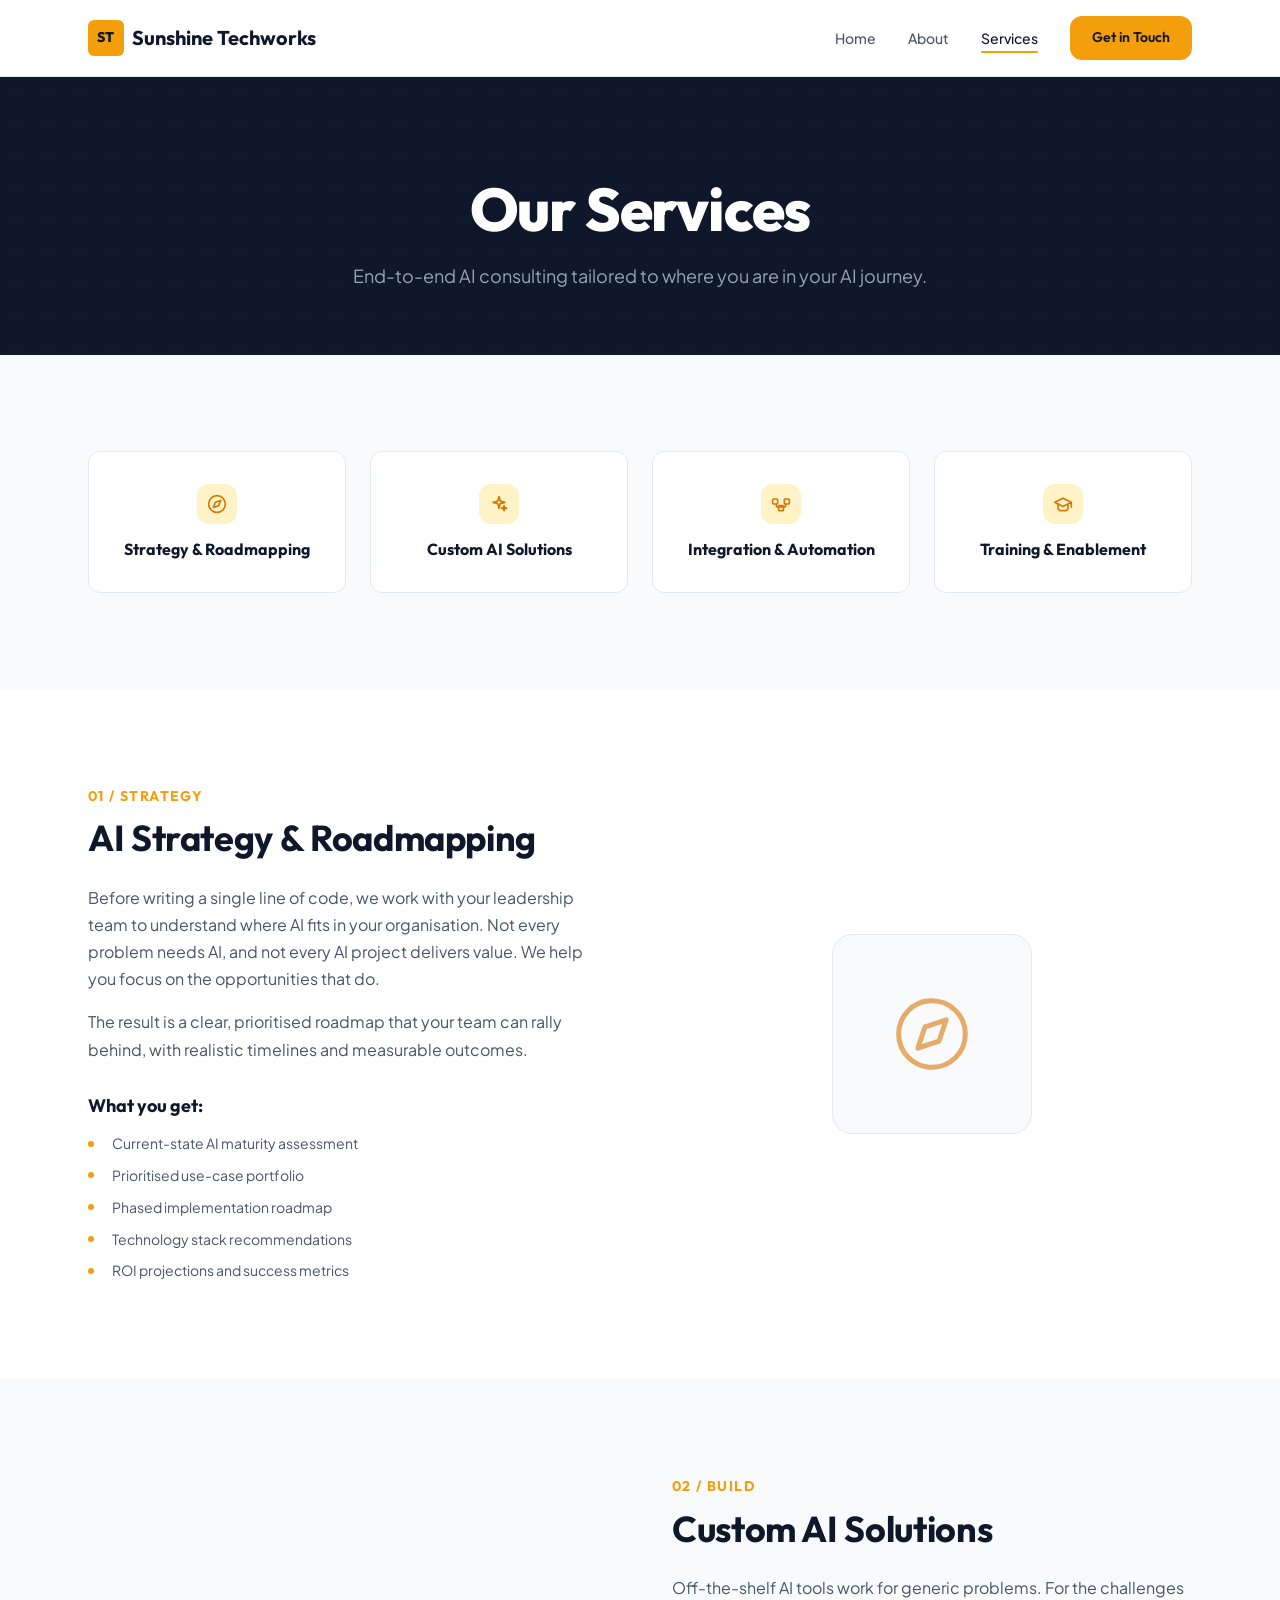
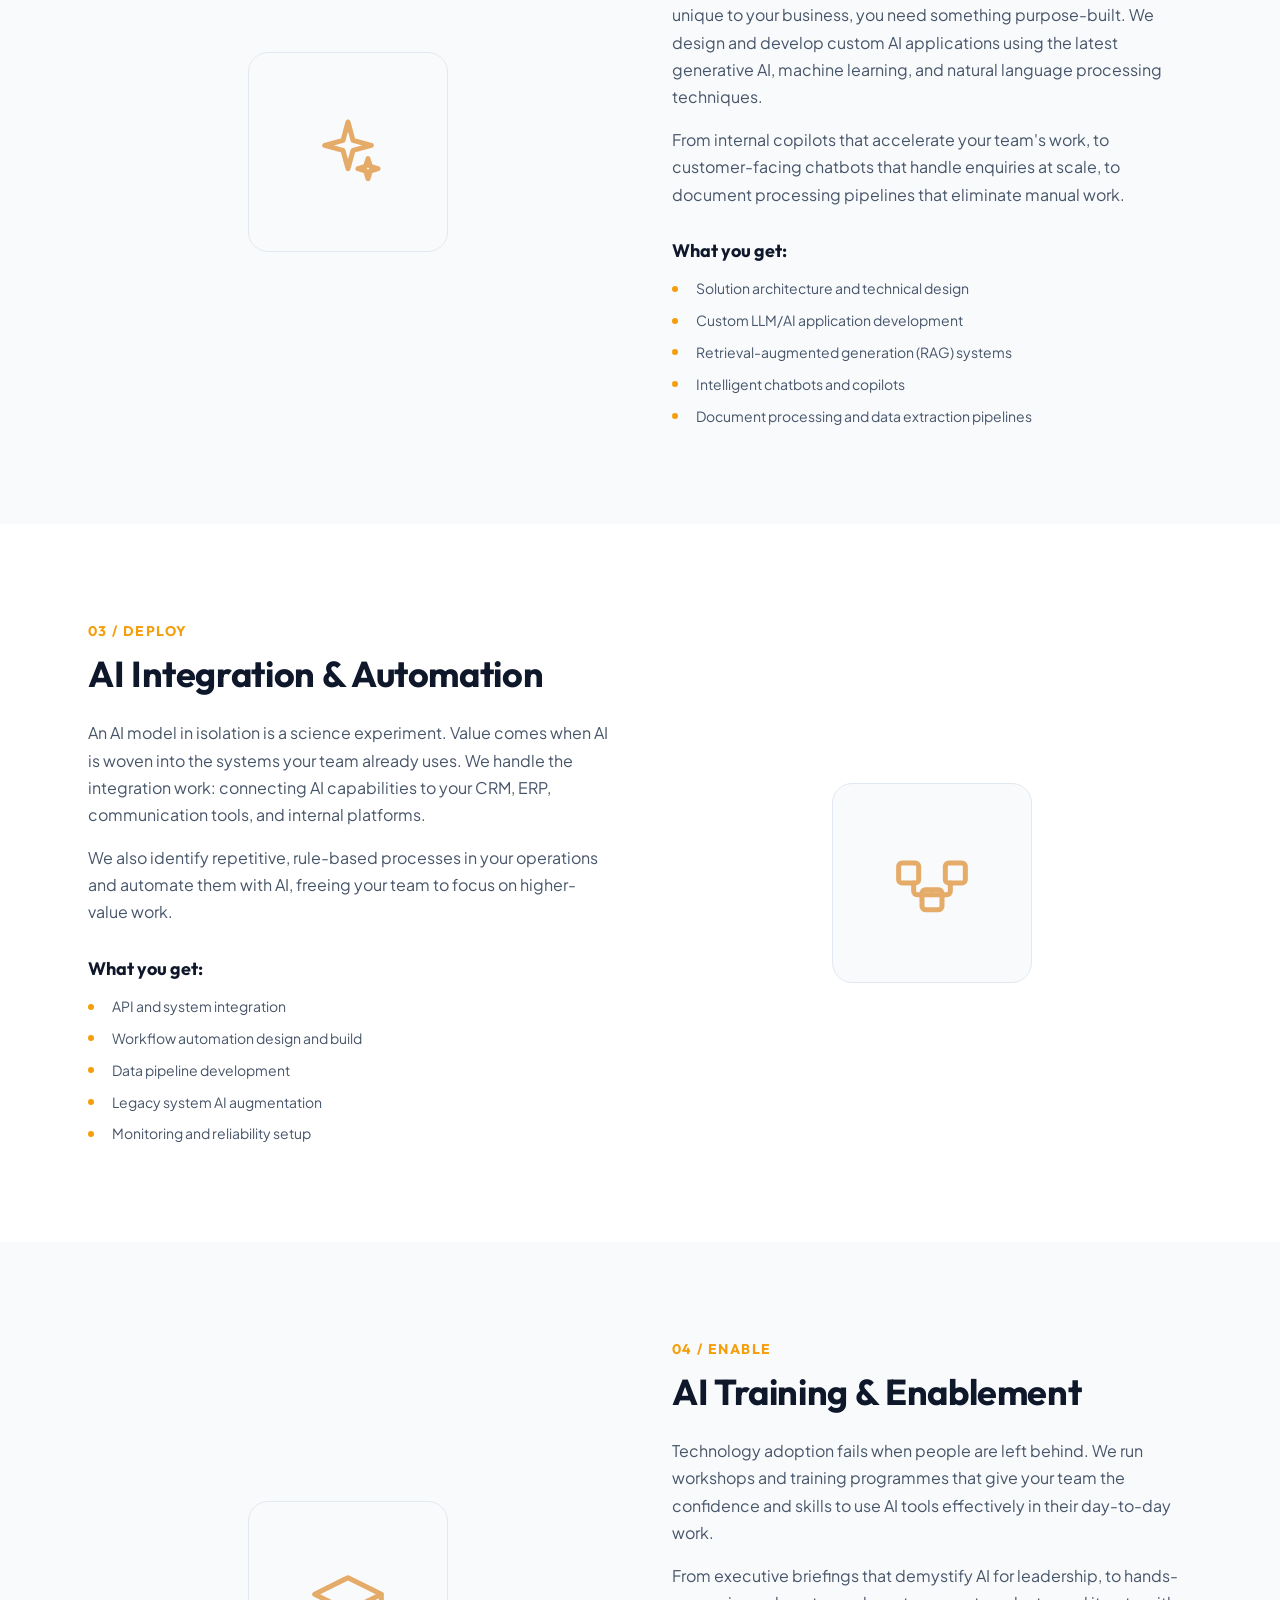
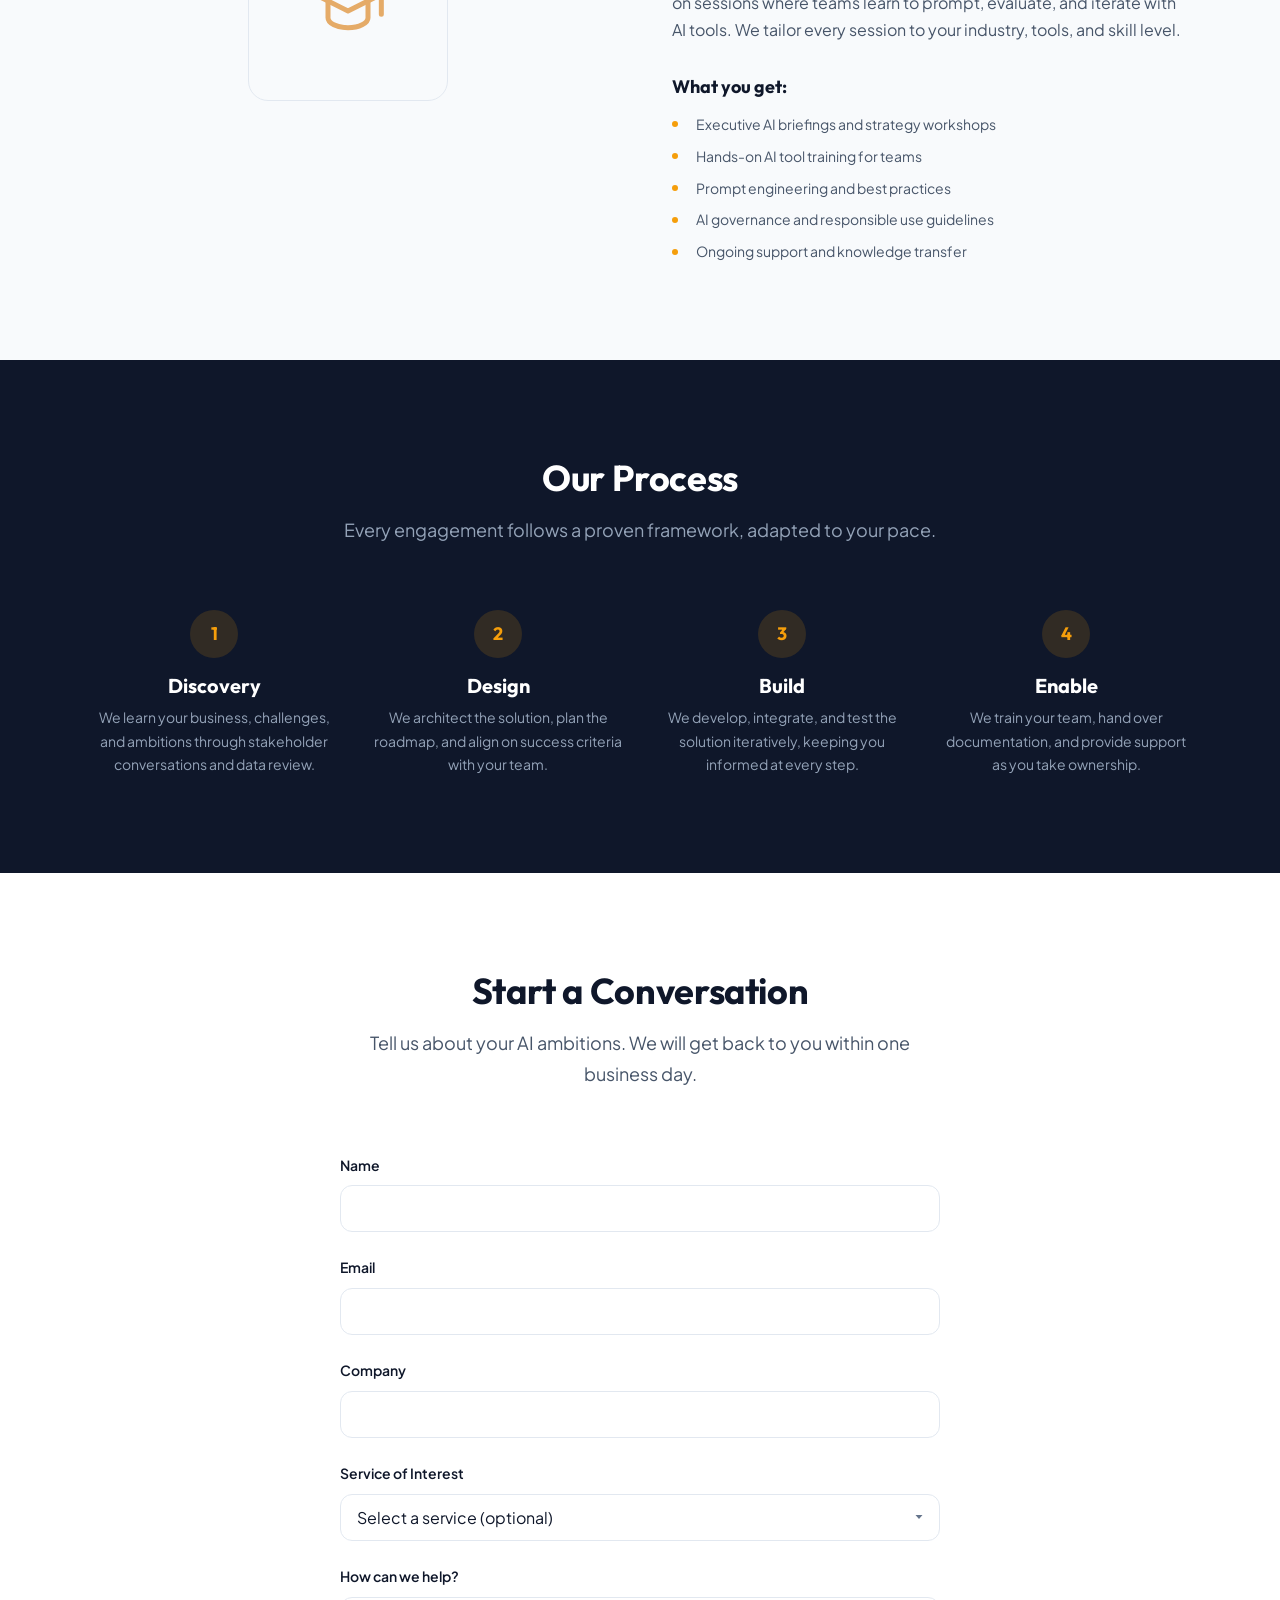
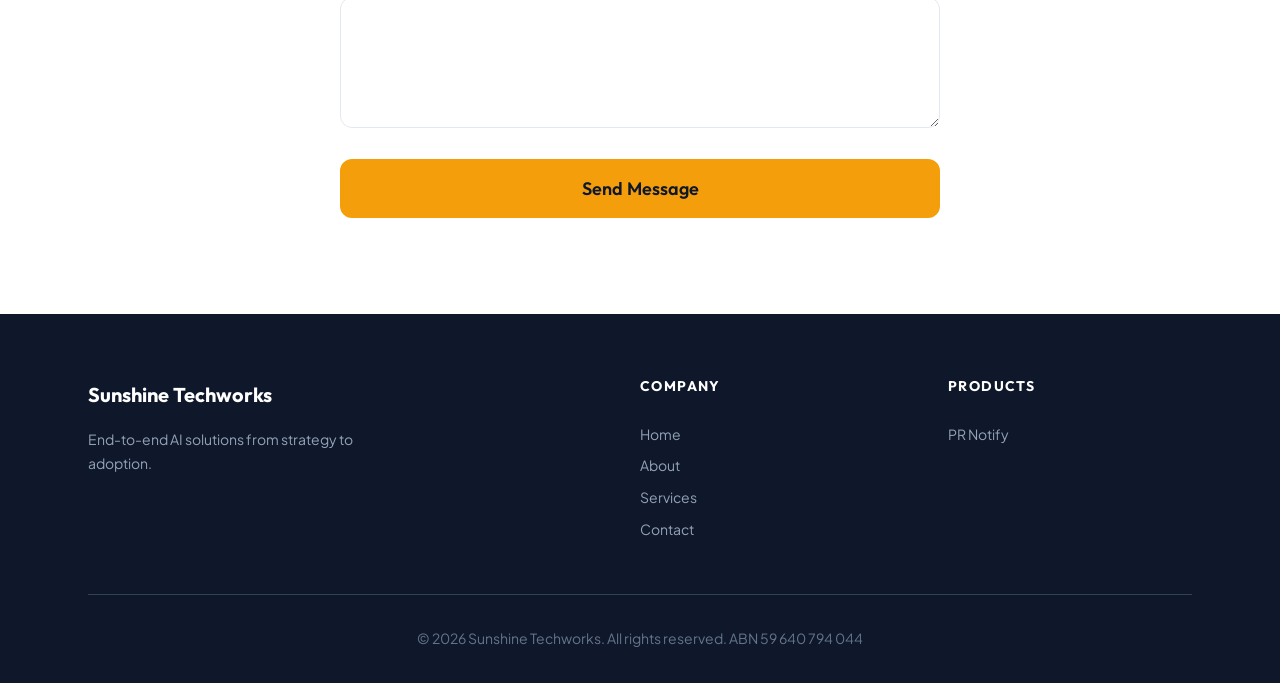
<file: services.html>
<!DOCTYPE html>
<html lang="en-AU" class="no-js">
<head>
  <meta charset="UTF-8">
  <meta name="viewport" content="width=device-width, initial-scale=1.0">
  <title>AI Consulting Services | Sunshine Techworks - Australia</title>
  <meta name="description" content="AI Strategy, Custom AI Solutions, Integration &amp; Automation, and Training. Sunshine Techworks delivers end-to-end AI consulting for Australian businesses.">
  <link rel="canonical" href="https://sunshinetech.com.au/services.html">

  <!-- Open Graph -->
  <meta property="og:title" content="AI Consulting Services | Sunshine Techworks">
  <meta property="og:description" content="AI Strategy, Custom Solutions, Integration, and Training for Australian businesses.">
  <meta property="og:type" content="website">
  <meta property="og:url" content="https://sunshinetech.com.au/services.html">

  <!-- Twitter Card -->
  <meta name="twitter:card" content="summary">
  <meta name="twitter:title" content="AI Consulting Services | Sunshine Techworks">
  <meta name="twitter:description" content="AI Strategy, Custom Solutions, Integration, and Training for Australian businesses.">

  <!-- Structured Data: service list -->
  <script type="application/ld+json">
  {
    "@context": "https://schema.org",
    "@type": "ItemList",
    "name": "Sunshine Techworks AI Consulting Services",
    "itemListElement": [
      { "@type": "ListItem", "position": 1, "name": "AI Strategy & Roadmapping" },
      { "@type": "ListItem", "position": 2, "name": "Custom AI Solutions" },
      { "@type": "ListItem", "position": 3, "name": "AI Integration & Automation" },
      { "@type": "ListItem", "position": 4, "name": "AI Training & Enablement" }
    ]
  }
  </script>

  <!-- Fonts -->
  <link rel="preconnect" href="https://fonts.googleapis.com">
  <link rel="preconnect" href="https://fonts.gstatic.com" crossorigin>
  <link href="https://fonts.googleapis.com/css2?family=Outfit:wght@400;600;700;800&family=Plus+Jakarta+Sans:wght@400;500;600&display=swap" rel="stylesheet">

  <link rel="stylesheet" href="styles.css">
  <link rel="icon" href="favicon.svg" type="image/svg+xml">
</head>
<body>

<a href="#main-content" class="sr-only sr-only-focusable">Skip to main content</a>

<!-- NAVIGATION -->
<nav class="site-nav" role="navigation" aria-label="Main navigation">
  <div class="container">
    <a href="index.html" class="nav-logo" aria-label="Sunshine Techworks home">
      <span class="nav-logo-mark">ST</span>
      <span class="nav-logo-text">Sunshine Techworks</span>
    </a>
    <button class="nav-toggle" aria-expanded="false" aria-controls="nav-menu" aria-label="Toggle navigation menu">
      <span class="nav-toggle-bar"></span>
      <span class="nav-toggle-bar"></span>
      <span class="nav-toggle-bar"></span>
    </button>
    <ul class="nav-links" id="nav-menu" role="list">
      <li><a href="index.html" class="nav-link">Home</a></li>
      <li><a href="about.html" class="nav-link">About</a></li>
      <li><a href="services.html" class="nav-link is-active" aria-current="page">Services</a></li>
      <li><a href="services.html#contact" class="btn btn-primary nav-cta">Get in Touch</a></li>
    </ul>
  </div>
</nav>

<main id="main-content">

  <!-- PAGE HEADER -->
  <section class="page-header">
    <div class="container">
      <h1 class="animate-on-scroll">Our Services</h1>
      <p class="page-header-subtitle animate-on-scroll stagger-1">
        End-to-end AI consulting tailored to where you are in your AI journey.
      </p>
    </div>
  </section>

  <!-- SERVICES QUICK NAV
       Jump links to detailed sections below.
       Gives visitors a scannable overview. -->
  <section class="section bg-slate">
    <div class="container">
      <div class="services-nav-grid">

        <a href="#strategy" class="service-nav-card animate-on-scroll stagger-1">
          <div class="service-nav-icon" aria-hidden="true">
            <svg xmlns="http://www.w3.org/2000/svg" viewBox="0 0 24 24" fill="none" stroke="currentColor" stroke-width="2" stroke-linecap="round" stroke-linejoin="round">
              <circle cx="12" cy="12" r="10"/>
              <polygon points="16.24 7.76 14.12 14.12 7.76 16.24 9.88 9.88 16.24 7.76"/>
            </svg>
          </div>
          <h3>Strategy &amp; Roadmapping</h3>
        </a>

        <a href="#custom" class="service-nav-card animate-on-scroll stagger-2">
          <div class="service-nav-icon" aria-hidden="true">
            <svg xmlns="http://www.w3.org/2000/svg" viewBox="0 0 24 24" fill="none" stroke="currentColor" stroke-width="2" stroke-linecap="round" stroke-linejoin="round">
              <path d="M12 3l1.5 5.5L19 10l-5.5 1.5L12 17l-1.5-5.5L5 10l5.5-1.5L12 3z"/>
              <path d="M18 14l.7 2.3L21 17l-2.3.7L18 20l-.7-2.3L15 17l2.3-.7L18 14z"/>
            </svg>
          </div>
          <h3>Custom AI Solutions</h3>
        </a>

        <a href="#integration" class="service-nav-card animate-on-scroll stagger-3">
          <div class="service-nav-icon" aria-hidden="true">
            <svg xmlns="http://www.w3.org/2000/svg" viewBox="0 0 24 24" fill="none" stroke="currentColor" stroke-width="2" stroke-linecap="round" stroke-linejoin="round">
              <rect x="2" y="6" width="6" height="6" rx="1"/>
              <rect x="16" y="6" width="6" height="6" rx="1"/>
              <rect x="9" y="14" width="6" height="6" rx="1"/>
              <path d="M6.5 12v2.5a1 1 0 001 1H12"/>
              <path d="M17.5 12v2.5a1 1 0 01-1 1H12"/>
            </svg>
          </div>
          <h3>Integration &amp; Automation</h3>
        </a>

        <a href="#training" class="service-nav-card animate-on-scroll stagger-4">
          <div class="service-nav-icon" aria-hidden="true">
            <svg xmlns="http://www.w3.org/2000/svg" viewBox="0 0 24 24" fill="none" stroke="currentColor" stroke-width="2" stroke-linecap="round" stroke-linejoin="round">
              <path d="M22 10v6M2 10l10-5 10 5-10 5z"/>
              <path d="M6 12v5c0 1.66 2.69 3 6 3s6-1.34 6-3v-5"/>
            </svg>
          </div>
          <h3>Training &amp; Enablement</h3>
        </a>

      </div>
    </div>
  </section>

  <!-- ==========================================
       SERVICE DETAIL SECTIONS
       Alternating content/visual layout.
       Each section has an anchor for jump links.
       ========================================== -->

  <!-- SERVICE 1: AI Strategy & Roadmapping -->
  <section class="section service-detail" id="strategy">
    <div class="container">
      <div class="service-detail-grid">
        <div class="service-detail-content animate-on-scroll">
          <div class="service-detail-label">01 / Strategy</div>
          <h2>AI Strategy &amp; Roadmapping</h2>
          <p>
            Before writing a single line of code, we work with your leadership team to understand
            where AI fits in your organisation. Not every problem needs AI, and not every AI project
            delivers value. We help you focus on the opportunities that do.
          </p>
          <p>
            The result is a clear, prioritised roadmap that your team can rally behind, with realistic
            timelines and measurable outcomes.
          </p>
          <h4>What you get:</h4>
          <ul class="service-deliverables">
            <li>Current-state AI maturity assessment</li>
            <li>Prioritised use-case portfolio</li>
            <li>Phased implementation roadmap</li>
            <li>Technology stack recommendations</li>
            <li>ROI projections and success metrics</li>
          </ul>
        </div>
        <div class="service-detail-visual animate-on-scroll stagger-1" aria-hidden="true">
          <div class="service-visual-shape">
            <svg xmlns="http://www.w3.org/2000/svg" viewBox="0 0 24 24" fill="none" stroke="currentColor" stroke-width="1.5" stroke-linecap="round" stroke-linejoin="round">
              <circle cx="12" cy="12" r="10"/>
              <polygon points="16.24 7.76 14.12 14.12 7.76 16.24 9.88 9.88 16.24 7.76"/>
            </svg>
          </div>
        </div>
      </div>
    </div>
  </section>

  <!-- SERVICE 2: Custom AI Solutions -->
  <section class="section service-detail bg-slate" id="custom">
    <div class="container">
      <div class="service-detail-grid">
        <div class="service-detail-content animate-on-scroll">
          <div class="service-detail-label">02 / Build</div>
          <h2>Custom AI Solutions</h2>
          <p>
            Off-the-shelf AI tools work for generic problems. For the challenges unique to your
            business, you need something purpose-built. We design and develop custom AI applications
            using the latest generative AI, machine learning, and natural language processing techniques.
          </p>
          <p>
            From internal copilots that accelerate your team's work, to customer-facing chatbots
            that handle enquiries at scale, to document processing pipelines that eliminate manual work.
          </p>
          <h4>What you get:</h4>
          <ul class="service-deliverables">
            <li>Solution architecture and technical design</li>
            <li>Custom LLM/AI application development</li>
            <li>Retrieval-augmented generation (RAG) systems</li>
            <li>Intelligent chatbots and copilots</li>
            <li>Document processing and data extraction pipelines</li>
          </ul>
        </div>
        <div class="service-detail-visual animate-on-scroll stagger-1" aria-hidden="true">
          <div class="service-visual-shape">
            <svg xmlns="http://www.w3.org/2000/svg" viewBox="0 0 24 24" fill="none" stroke="currentColor" stroke-width="1.5" stroke-linecap="round" stroke-linejoin="round">
              <path d="M12 3l1.5 5.5L19 10l-5.5 1.5L12 17l-1.5-5.5L5 10l5.5-1.5L12 3z"/>
              <path d="M18 14l.7 2.3L21 17l-2.3.7L18 20l-.7-2.3L15 17l2.3-.7L18 14z"/>
            </svg>
          </div>
        </div>
      </div>
    </div>
  </section>

  <!-- SERVICE 3: AI Integration & Automation -->
  <section class="section service-detail" id="integration">
    <div class="container">
      <div class="service-detail-grid">
        <div class="service-detail-content animate-on-scroll">
          <div class="service-detail-label">03 / Deploy</div>
          <h2>AI Integration &amp; Automation</h2>
          <p>
            An AI model in isolation is a science experiment. Value comes when AI is woven into the
            systems your team already uses. We handle the integration work: connecting AI capabilities
            to your CRM, ERP, communication tools, and internal platforms.
          </p>
          <p>
            We also identify repetitive, rule-based processes in your operations and automate them
            with AI, freeing your team to focus on higher-value work.
          </p>
          <h4>What you get:</h4>
          <ul class="service-deliverables">
            <li>API and system integration</li>
            <li>Workflow automation design and build</li>
            <li>Data pipeline development</li>
            <li>Legacy system AI augmentation</li>
            <li>Monitoring and reliability setup</li>
          </ul>
        </div>
        <div class="service-detail-visual animate-on-scroll stagger-1" aria-hidden="true">
          <div class="service-visual-shape">
            <svg xmlns="http://www.w3.org/2000/svg" viewBox="0 0 24 24" fill="none" stroke="currentColor" stroke-width="1.5" stroke-linecap="round" stroke-linejoin="round">
              <rect x="2" y="6" width="6" height="6" rx="1"/>
              <rect x="16" y="6" width="6" height="6" rx="1"/>
              <rect x="9" y="14" width="6" height="6" rx="1"/>
              <path d="M6.5 12v2.5a1 1 0 001 1H12"/>
              <path d="M17.5 12v2.5a1 1 0 01-1 1H12"/>
            </svg>
          </div>
        </div>
      </div>
    </div>
  </section>

  <!-- SERVICE 4: AI Training & Enablement -->
  <section class="section service-detail bg-slate" id="training">
    <div class="container">
      <div class="service-detail-grid">
        <div class="service-detail-content animate-on-scroll">
          <div class="service-detail-label">04 / Enable</div>
          <h2>AI Training &amp; Enablement</h2>
          <p>
            Technology adoption fails when people are left behind. We run workshops and training
            programmes that give your team the confidence and skills to use AI tools effectively
            in their day-to-day work.
          </p>
          <p>
            From executive briefings that demystify AI for leadership, to hands-on sessions where
            teams learn to prompt, evaluate, and iterate with AI tools. We tailor every session to
            your industry, tools, and skill level.
          </p>
          <h4>What you get:</h4>
          <ul class="service-deliverables">
            <li>Executive AI briefings and strategy workshops</li>
            <li>Hands-on AI tool training for teams</li>
            <li>Prompt engineering and best practices</li>
            <li>AI governance and responsible use guidelines</li>
            <li>Ongoing support and knowledge transfer</li>
          </ul>
        </div>
        <div class="service-detail-visual animate-on-scroll stagger-1" aria-hidden="true">
          <div class="service-visual-shape">
            <svg xmlns="http://www.w3.org/2000/svg" viewBox="0 0 24 24" fill="none" stroke="currentColor" stroke-width="1.5" stroke-linecap="round" stroke-linejoin="round">
              <path d="M22 10v6M2 10l10-5 10 5-10 5z"/>
              <path d="M6 12v5c0 1.66 2.69 3 6 3s6-1.34 6-3v-5"/>
            </svg>
          </div>
        </div>
      </div>
    </div>
  </section>

  <!-- ==========================================
       PROCESS OVERVIEW
       How engagements typically flow.
       ========================================== -->
  <section class="section bg-navy">
    <div class="container">
      <div class="section-header section-header-light animate-on-scroll">
        <h2>Our Process</h2>
        <p>Every engagement follows a proven framework, adapted to your pace.</p>
      </div>
      <div class="process-grid">

        <div class="process-step animate-on-scroll stagger-1">
          <div class="process-step-number">1</div>
          <h3>Discovery</h3>
          <p>We learn your business, challenges, and ambitions through stakeholder conversations and data review.</p>
        </div>

        <div class="process-step animate-on-scroll stagger-2">
          <div class="process-step-number">2</div>
          <h3>Design</h3>
          <p>We architect the solution, plan the roadmap, and align on success criteria with your team.</p>
        </div>

        <div class="process-step animate-on-scroll stagger-3">
          <div class="process-step-number">3</div>
          <h3>Build</h3>
          <p>We develop, integrate, and test the solution iteratively, keeping you informed at every step.</p>
        </div>

        <div class="process-step animate-on-scroll stagger-4">
          <div class="process-step-number">4</div>
          <h3>Enable</h3>
          <p>We train your team, hand over documentation, and provide support as you take ownership.</p>
        </div>

      </div>
    </div>
  </section>

  <!-- ==========================================
       CONTACT FORM
       Posts to Formspree which forwards to Slack.
       Success state shown via URL redirect param.
       ========================================== -->
  <section class="section" id="contact">
    <div class="container container-narrow">
      <div class="section-header animate-on-scroll">
        <h2>Start a Conversation</h2>
        <p>Tell us about your AI ambitions. We will get back to you within one business day.</p>
      </div>

      <!-- Contact form: posts to Formspree which forwards to Slack -->
      <form
        action="https://formspree.io/f/mnjlbkjw"
        method="POST"
        class="contact-form animate-on-scroll"
        id="contact-form"
      >
        <div class="form-group">
          <label for="name" class="form-label">Name</label>
          <input type="text" id="name" name="name" class="form-input" required autocomplete="name">
        </div>

        <div class="form-group">
          <label for="email" class="form-label">Email</label>
          <input type="email" id="email" name="email" class="form-input" required autocomplete="email">
        </div>

        <div class="form-group">
          <label for="company" class="form-label">Company</label>
          <input type="text" id="company" name="company" class="form-input" autocomplete="organization">
        </div>

        <div class="form-group">
          <label for="service" class="form-label">Service of Interest</label>
          <select id="service" name="service" class="form-select">
            <option value="">Select a service (optional)</option>
            <option value="strategy">AI Strategy &amp; Roadmapping</option>
            <option value="custom">Custom AI Solutions</option>
            <option value="integration">AI Integration &amp; Automation</option>
            <option value="training">AI Training &amp; Enablement</option>
            <option value="not-sure">Not sure yet</option>
          </select>
        </div>

        <div class="form-group">
          <label for="message" class="form-label">How can we help?</label>
          <textarea id="message" name="message" class="form-textarea" rows="5" required></textarea>
        </div>

        <!-- Honeypot field: hidden from real users, catches bots that fill every field -->
        <input type="text" name="_gotcha" style="display:none" tabindex="-1" autocomplete="off">

        <!-- Redirect back to this page with a success flag after submission -->
        <input type="hidden" name="_next" value="https://sunshinetech.com.au/services.html?submitted=true#contact">
        <input type="hidden" name="_subject" value="New enquiry from sunshinetech.com.au">

        <button type="submit" class="btn btn-primary btn-lg btn-full" id="submit-btn">
          Send Message
        </button>
      </form>

      <!-- Shown after successful form submission via Formspree redirect -->
      <div class="form-success" id="form-success" hidden>
        <div class="form-success-icon" aria-hidden="true">&#10003;</div>
        <h3>Message sent!</h3>
        <p>Thanks for reaching out. We will be in touch within one business day.</p>
      </div>
    </div>
  </section>

</main>

<!-- FOOTER -->
<footer class="site-footer">
  <div class="container">
    <div class="footer-grid">
      <div class="footer-brand">
        <span class="footer-logo">Sunshine Techworks</span>
        <p>End-to-end AI solutions from strategy to adoption.</p>
      </div>
      <div class="footer-nav">
        <h4>Company</h4>
        <ul role="list">
          <li><a href="index.html">Home</a></li>
          <li><a href="about.html">About</a></li>
          <li><a href="services.html">Services</a></li>
          <li><a href="services.html#contact">Contact</a></li>
        </ul>
      </div>
      <div class="footer-nav">
        <h4>Products</h4>
        <ul role="list">
          <li><a href="pr-notify.html">PR Notify</a></li>
        </ul>
      </div>
    </div>
    <div class="footer-legal">
      <p>&copy; 2026 Sunshine Techworks. All rights reserved. ABN 59 640 794 044</p>
    </div>
  </div>
</footer>

<!-- SCRIPTS -->
<script>
  document.documentElement.classList.remove('no-js');

  /* --- Mobile nav toggle --- */
  (function initNavToggle() {
    const toggle = document.querySelector('.nav-toggle');
    const menu = document.querySelector('.nav-links');
    if (!toggle || !menu) return;

    toggle.addEventListener('click', function() {
      const isOpen = menu.classList.toggle('is-open');
      toggle.setAttribute('aria-expanded', String(isOpen));
    });

    menu.querySelectorAll('a').forEach(function(link) {
      link.addEventListener('click', function() {
        menu.classList.remove('is-open');
        toggle.setAttribute('aria-expanded', 'false');
      });
    });

    document.addEventListener('keydown', function(e) {
      if (e.key === 'Escape' && menu.classList.contains('is-open')) {
        menu.classList.remove('is-open');
        toggle.setAttribute('aria-expanded', 'false');
        toggle.focus();
      }
    });
  })();

  /* --- Scroll animations --- */
  (function initScrollAnimations() {
    if (!('IntersectionObserver' in window)) {
      document.querySelectorAll('.animate-on-scroll').forEach(function(el) {
        el.classList.add('is-visible');
      });
      return;
    }

    var observer = new IntersectionObserver(function(entries) {
      entries.forEach(function(entry) {
        if (entry.isIntersecting) {
          entry.target.classList.add('is-visible');
          observer.unobserve(entry.target);
        }
      });
    }, { threshold: 0.15 });

    document.querySelectorAll('.animate-on-scroll').forEach(function(el) {
      observer.observe(el);
    });
  })();

  /* --- Form success state ---
     After Formspree submits, it redirects back with ?submitted=true.
     This script shows the success message and cleans up the URL. */
  (function initFormSuccess() {
    var params = new URLSearchParams(window.location.search);
    if (params.get('submitted') !== 'true') return;

    var form = document.getElementById('contact-form');
    var success = document.getElementById('form-success');
    if (form) form.hidden = true;
    if (success) success.hidden = false;

    /* Remove the query param so a page refresh shows the form again */
    var cleanUrl = window.location.pathname + window.location.hash;
    window.history.replaceState(null, '', cleanUrl);
  })();
</script>

</body>
</html>
</file>
<file: styles.css>
/* ============================================
   SUNSHINE TECHWORKS - Design System
   Single shared stylesheet for the company site.
   PR Notify pages retain their own inline styles.
   ============================================ */


/* ============================================
   1. CUSTOM PROPERTIES
   Centralised design tokens so every component
   draws from the same palette and scale.
   ============================================ */
:root {
  /* --- Colours --- */
  --color-navy:        #0F172A;
  --color-navy-light:  #1E293B;
  --color-navy-mid:    #334155;
  --color-amber:       #F59E0B;
  --color-amber-light: #FBBF24;
  --color-amber-dark:  #D97706;
  --color-amber-soft:  #FEF3C7;
  --color-slate-50:    #F8FAFC;
  --color-slate-100:   #F1F5F9;
  --color-slate-200:   #E2E8F0;
  --color-slate-400:   #94A3B8;
  --color-slate-500:   #64748B;
  --color-slate-600:   #475569;
  --color-slate-700:   #334155;
  --color-slate-900:   #0F172A;
  --color-white:       #FFFFFF;

  /* --- Typography --- */
  --font-heading: 'Outfit', system-ui, sans-serif;
  --font-body:    'Plus Jakarta Sans', system-ui, sans-serif;

  /* Fluid type scale */
  --font-size-sm:   0.875rem;
  --font-size-base: 1rem;
  --font-size-lg:   1.125rem;
  --font-size-xl:   1.25rem;
  --font-size-2xl:  1.5rem;
  --font-size-3xl:  1.875rem;
  --font-size-4xl:  2.25rem;
  --font-size-5xl:  3rem;

  /* --- Spacing --- */
  --space-xs:  0.25rem;
  --space-sm:  0.5rem;
  --space-md:  1rem;
  --space-lg:  1.5rem;
  --space-xl:  2rem;
  --space-2xl: 3rem;
  --space-3xl: 4rem;
  --space-4xl: 6rem;

  /* --- Layout --- */
  --container-max:    1200px;
  --container-narrow: 800px;
  --radius-sm:   6px;
  --radius-md:   12px;
  --radius-lg:   20px;
  --radius-full: 9999px;

  /* --- Transitions --- */
  --transition-fast:   150ms ease;
  --transition-base:   250ms ease;
  --transition-slow:   400ms ease;

  /* --- Shadows --- */
  --shadow-sm:   0 1px 2px rgba(15, 23, 42, 0.06);
  --shadow-md:   0 4px 12px rgba(15, 23, 42, 0.08);
  --shadow-lg:   0 12px 32px rgba(15, 23, 42, 0.12);
  --shadow-glow: 0 0 24px rgba(245, 158, 11, 0.2);
}


/* ============================================
   2. RESET & BASE
   Normalise browser defaults and set sensible
   global styles.
   ============================================ */
*,
*::before,
*::after {
  margin: 0;
  padding: 0;
  box-sizing: border-box;
}

html {
  scroll-behavior: smooth;
  /* Prevent iOS text size inflation on rotation */
  -webkit-text-size-adjust: 100%;
}

body {
  font-family: var(--font-body);
  font-size: var(--font-size-base);
  line-height: 1.7;
  color: var(--color-navy);
  background: var(--color-white);
  -webkit-font-smoothing: antialiased;
  -moz-osx-font-smoothing: grayscale;
}

img,
svg {
  display: block;
  max-width: 100%;
}

a {
  color: inherit;
  text-decoration: none;
}

ul,
ol {
  list-style: none;
}

/* Respect user motion preferences globally */
@media (prefers-reduced-motion: reduce) {
  html {
    scroll-behavior: auto;
  }
}


/* ============================================
   3. TYPOGRAPHY
   Heading hierarchy uses Outfit for a geometric,
   confident feel. Body uses Plus Jakarta Sans
   for warmth and readability.
   ============================================ */
h1, h2, h3, h4, h5, h6 {
  font-family: var(--font-heading);
  font-weight: 700;
  line-height: 1.2;
  color: var(--color-navy);
}

h1 {
  font-size: clamp(2rem, 5vw + 1rem, 3.75rem);
  font-weight: 800;
  letter-spacing: -0.02em;
}

h2 {
  font-size: clamp(1.5rem, 3vw + 0.5rem, 2.25rem);
  letter-spacing: -0.01em;
}

h3 {
  font-size: var(--font-size-xl);
}

h4 {
  font-size: var(--font-size-lg);
}

p {
  margin-bottom: var(--space-md);
  color: var(--color-slate-600);
}

p:last-child {
  margin-bottom: 0;
}

/* Amber accent for key phrases */
.text-accent {
  color: var(--color-amber);
}

/* Light text for use on dark backgrounds */
.text-light {
  color: var(--color-slate-400);
}

.text-white {
  color: var(--color-white);
}

strong {
  font-weight: 600;
}


/* ============================================
   4. LAYOUT
   Container widths and standard section spacing.
   Uses clamp() for fluid gutters so the layout
   breathes on every viewport width.
   ============================================ */
.container {
  max-width: var(--container-max);
  margin: 0 auto;
  padding: 0 clamp(1rem, 4vw, 3rem);
}

.container-narrow {
  max-width: var(--container-narrow);
  margin: 0 auto;
  padding: 0 clamp(1rem, 4vw, 3rem);
}

/* Standard vertical rhythm for page sections */
.section {
  padding: var(--space-4xl) 0;
}

.section-header {
  text-align: center;
  margin-bottom: var(--space-3xl);
}

.section-header p {
  margin-top: var(--space-md);
  font-size: var(--font-size-lg);
  max-width: 600px;
  margin-left: auto;
  margin-right: auto;
}

/* Alternating background for visual rhythm */
.bg-slate {
  background: var(--color-slate-50);
}

.bg-navy {
  background: var(--color-navy);
}

/* Light-coloured section header text on dark backgrounds */
.section-header-light h2 {
  color: var(--color-white);
}

.section-header-light p {
  color: var(--color-slate-400);
}


/* ============================================
   5. NAVIGATION
   Sticky nav with translucent blur backdrop.
   Hamburger toggle for mobile, animated bars
   that morph into an X.
   ============================================ */
.site-nav {
  position: sticky;
  top: 0;
  z-index: 100;
  background: rgba(255, 255, 255, 0.92);
  backdrop-filter: blur(12px);
  -webkit-backdrop-filter: blur(12px);
  border-bottom: 1px solid var(--color-slate-200);
  padding: var(--space-md) 0;
}

.site-nav .container {
  display: flex;
  align-items: center;
  justify-content: space-between;
}

/* --- Logo --- */
.nav-logo {
  display: flex;
  align-items: center;
  gap: var(--space-sm);
  font-family: var(--font-heading);
  font-weight: 700;
  font-size: var(--font-size-xl);
  color: var(--color-navy);
  text-decoration: none;
}

/* Geometric mark: amber square with "ST" initials */
.nav-logo-mark {
  display: inline-flex;
  align-items: center;
  justify-content: center;
  width: 36px;
  height: 36px;
  background: var(--color-amber);
  color: var(--color-navy);
  font-weight: 800;
  font-size: var(--font-size-sm);
  border-radius: var(--radius-sm);
  letter-spacing: 0.05em;
}

/* --- Nav links --- */
.nav-links {
  display: flex;
  align-items: center;
  gap: var(--space-xl);
}

.nav-link {
  font-size: var(--font-size-sm);
  font-weight: 500;
  color: var(--color-slate-600);
  transition: color var(--transition-fast);
  position: relative;
}

.nav-link:hover {
  color: var(--color-navy);
}

/* Active page indicator: amber underline */
.nav-link.is-active {
  color: var(--color-navy);
}

.nav-link.is-active::after {
  content: '';
  position: absolute;
  bottom: -6px;
  left: 0;
  right: 0;
  height: 2px;
  background: var(--color-amber);
  border-radius: var(--radius-full);
}

/* CTA button in nav */
.nav-cta {
  /* Uses .btn .btn-primary styles below, sized smaller for nav */
  font-size: var(--font-size-sm) !important;
  padding: 8px 20px !important;
}

/* --- Hamburger toggle (hidden on desktop) --- */
.nav-toggle {
  display: none;
  flex-direction: column;
  justify-content: center;
  gap: 5px;
  width: 32px;
  height: 32px;
  background: none;
  border: none;
  cursor: pointer;
  padding: 4px;
}

.nav-toggle-bar {
  display: block;
  width: 100%;
  height: 2px;
  background: var(--color-navy);
  border-radius: var(--radius-full);
  transition: transform var(--transition-base), opacity var(--transition-base);
  transform-origin: center;
}

/* Animated X state when menu is open */
.nav-toggle[aria-expanded="true"] .nav-toggle-bar:nth-child(1) {
  transform: translateY(7px) rotate(45deg);
}

.nav-toggle[aria-expanded="true"] .nav-toggle-bar:nth-child(2) {
  opacity: 0;
}

.nav-toggle[aria-expanded="true"] .nav-toggle-bar:nth-child(3) {
  transform: translateY(-7px) rotate(-45deg);
}


/* ============================================
   6. HERO
   Full-viewport hero with layered CSS animated
   background: gradient shift + dot grid + amber
   radial glow. No JavaScript needed.
   ============================================ */
.hero {
  position: relative;
  min-height: 100vh;
  min-height: 100svh; /* Small viewport height for mobile (avoids address bar) */
  display: flex;
  align-items: center;
  justify-content: center;
  overflow: hidden;
  background: var(--color-navy);
}

/* Animated gradient background layer */
.hero-bg {
  position: absolute;
  inset: 0;
  /* Slowly shifting radial gradient creates subtle movement */
  background: radial-gradient(
    ellipse 80% 60% at 30% 50%,
    var(--color-navy-light) 0%,
    var(--color-navy) 70%
  );
  background-size: 200% 200%;
  animation: gradientShift 20s ease-in-out infinite;
}

/* Dot grid pattern overlay suggesting data/neural networks */
.hero-bg::before {
  content: '';
  position: absolute;
  inset: 0;
  background-image: radial-gradient(
    circle,
    rgba(148, 163, 184, 0.15) 1px,
    transparent 1px
  );
  background-size: 32px 32px;
  animation: dotPulse 8s ease-in-out infinite;
}

/* Amber glow accent: warm "sunshine" highlight */
.hero-bg::after {
  content: '';
  position: absolute;
  inset: 0;
  background: radial-gradient(
    circle at 65% 35%,
    rgba(245, 158, 11, 0.08) 0%,
    transparent 50%
  );
  animation: glowDrift 15s ease-in-out infinite;
}

.hero-content {
  position: relative; /* Above the background layers */
  z-index: 1;
  text-align: center;
  padding: var(--space-4xl) 0;
  max-width: 800px;
}

/* Small label above the main heading */
.hero-eyebrow {
  display: inline-block;
  font-family: var(--font-heading);
  font-size: var(--font-size-sm);
  font-weight: 600;
  text-transform: uppercase;
  letter-spacing: 0.15em;
  color: var(--color-amber);
  margin-bottom: var(--space-lg);
}

.hero-title {
  color: var(--color-white);
  margin-bottom: var(--space-xl);
}

.hero-subtitle {
  font-size: var(--font-size-lg);
  color: var(--color-slate-400);
  max-width: 600px;
  margin: 0 auto var(--space-2xl);
  line-height: 1.8;
}

.hero-actions {
  display: flex;
  gap: var(--space-md);
  justify-content: center;
  flex-wrap: wrap;
}

/* Page-level header (shorter hero for inner pages) */
.page-header {
  position: relative;
  background: var(--color-navy);
  padding: var(--space-4xl) 0 var(--space-3xl);
  text-align: center;
  overflow: hidden;
}

/* Reuse dot grid on inner page headers at lower intensity */
.page-header::before {
  content: '';
  position: absolute;
  inset: 0;
  background-image: radial-gradient(
    circle,
    rgba(148, 163, 184, 0.08) 1px,
    transparent 1px
  );
  background-size: 32px 32px;
}

.page-header .container {
  position: relative;
  z-index: 1;
}

.page-header h1 {
  color: var(--color-white);
  margin-bottom: var(--space-md);
}

.page-header-subtitle {
  font-size: var(--font-size-lg);
  color: var(--color-slate-400);
  max-width: 600px;
  margin: 0 auto;
}


/* ============================================
   7. BUTTONS
   Primary (amber bg, navy text) for strong CTAs.
   Secondary (outline) for softer actions.
   Navy on amber passes WCAG AA at 7.4:1.
   ============================================ */
.btn {
  display: inline-flex;
  align-items: center;
  justify-content: center;
  gap: var(--space-sm);
  font-family: var(--font-heading);
  font-weight: 600;
  font-size: var(--font-size-base);
  padding: 12px 28px;
  border-radius: var(--radius-md);
  border: 2px solid transparent;
  cursor: pointer;
  transition:
    background var(--transition-fast),
    color var(--transition-fast),
    border-color var(--transition-fast),
    transform var(--transition-fast),
    box-shadow var(--transition-fast);
  text-decoration: none;
}

.btn:hover {
  transform: translateY(-1px);
}

.btn:active {
  transform: translateY(0);
}

/* Amber background, navy text for maximum contrast */
.btn-primary {
  background: var(--color-amber);
  color: var(--color-navy);
  border-color: var(--color-amber);
}

.btn-primary:hover {
  background: var(--color-amber-light);
  border-color: var(--color-amber-light);
  box-shadow: var(--shadow-glow);
}

/* Outline button for secondary actions */
.btn-secondary {
  background: transparent;
  color: var(--color-white);
  border-color: var(--color-slate-400);
}

.btn-secondary:hover {
  border-color: var(--color-white);
  color: var(--color-white);
}

/* Larger button variant for hero CTAs */
.btn-lg {
  padding: 16px 36px;
  font-size: var(--font-size-lg);
}

/* Full-width button for forms */
.btn-full {
  width: 100%;
}


/* ============================================
   8. CARDS
   Shared card base with hover lift effect.
   Service cards get an amber top-border reveal
   on hover for visual emphasis.
   ============================================ */
.card-grid {
  display: grid;
  /* 2 columns on desktop for a balanced 2x2 layout with 4 service cards */
  grid-template-columns: repeat(2, 1fr);
  gap: var(--space-xl);
}

.card {
  background: var(--color-white);
  border: 1px solid var(--color-slate-200);
  border-radius: var(--radius-md);
  padding: var(--space-2xl);
  transition:
    transform var(--transition-base),
    box-shadow var(--transition-base),
    border-color var(--transition-base);
}

.card:hover {
  transform: translateY(-4px);
  box-shadow: var(--shadow-lg);
}

/* Service cards: amber top border appears on hover */
.service-card {
  display: block;
  /* Invisible top border that becomes amber on hover */
  border-top: 3px solid transparent;
  text-decoration: none;
}

.service-card:hover {
  border-top-color: var(--color-amber);
}

.card-icon {
  width: 48px;
  height: 48px;
  display: flex;
  align-items: center;
  justify-content: center;
  background: var(--color-amber-soft);
  border-radius: var(--radius-md);
  margin-bottom: var(--space-lg);
  color: var(--color-amber-dark);
}

.card-icon svg {
  width: 24px;
  height: 24px;
}

.card h3 {
  margin-bottom: var(--space-sm);
}

.card p {
  font-size: var(--font-size-sm);
}

/* "Learn more" link at card bottom */
.card-link {
  display: inline-block;
  margin-top: var(--space-md);
  font-size: var(--font-size-sm);
  font-weight: 600;
  color: var(--color-amber-dark);
  transition: color var(--transition-fast);
}

.card:hover .card-link {
  color: var(--color-amber);
}

/* Smaller nav cards on services page */
.services-nav-grid {
  display: grid;
  grid-template-columns: repeat(auto-fit, minmax(200px, 1fr));
  gap: var(--space-lg);
}

.service-nav-card {
  display: block;
  text-align: center;
  padding: var(--space-xl);
  background: var(--color-white);
  border: 1px solid var(--color-slate-200);
  border-radius: var(--radius-md);
  text-decoration: none;
  transition:
    transform var(--transition-base),
    box-shadow var(--transition-base),
    border-color var(--transition-base);
}

.service-nav-card:hover {
  transform: translateY(-2px);
  box-shadow: var(--shadow-md);
  border-color: var(--color-amber);
}

.service-nav-card h3 {
  font-size: var(--font-size-base);
  margin-top: var(--space-md);
}

.service-nav-icon {
  width: 40px;
  height: 40px;
  margin: 0 auto;
  display: flex;
  align-items: center;
  justify-content: center;
  background: var(--color-amber-soft);
  border-radius: var(--radius-md);
  color: var(--color-amber-dark);
}

.service-nav-icon svg {
  width: 20px;
  height: 20px;
}


/* ============================================
   9. FORMS
   Clean form styling with generous padding
   and focus states using the amber accent.
   ============================================ */
.contact-form {
  max-width: 600px;
  margin: 0 auto;
}

.form-group {
  margin-bottom: var(--space-lg);
}

.form-label {
  display: block;
  font-weight: 600;
  font-size: var(--font-size-sm);
  margin-bottom: var(--space-sm);
  color: var(--color-navy);
}

.form-input,
.form-textarea,
.form-select {
  width: 100%;
  padding: 12px 16px;
  font-family: var(--font-body);
  font-size: var(--font-size-base);
  color: var(--color-navy);
  background: var(--color-white);
  border: 1px solid var(--color-slate-200);
  border-radius: var(--radius-md);
  transition: border-color var(--transition-fast), box-shadow var(--transition-fast);
  outline: none;
}

.form-input:focus,
.form-textarea:focus,
.form-select:focus {
  border-color: var(--color-amber);
  box-shadow: 0 0 0 3px rgba(245, 158, 11, 0.15);
}

.form-textarea {
  resize: vertical;
  min-height: 120px;
}

.form-select {
  appearance: none;
  /* Custom dropdown arrow */
  background-image: url("data:image/svg+xml,%3Csvg xmlns='http://www.w3.org/2000/svg' width='16' height='16' viewBox='0 0 16 16'%3E%3Cpath fill='%2364748B' d='M4.5 6l3.5 4 3.5-4z'/%3E%3C/svg%3E");
  background-repeat: no-repeat;
  background-position: right 12px center;
  padding-right: 40px;
}

/* Form success message (shown after Formspree redirect) */
.form-success {
  text-align: center;
  padding: var(--space-3xl) var(--space-xl);
}

.form-success-icon {
  width: 64px;
  height: 64px;
  margin: 0 auto var(--space-lg);
  display: flex;
  align-items: center;
  justify-content: center;
  background: var(--color-amber-soft);
  color: var(--color-amber-dark);
  font-size: var(--font-size-3xl);
  border-radius: var(--radius-full);
}

.form-success h3 {
  margin-bottom: var(--space-sm);
}


/* ============================================
   10. PAGE-SPECIFIC COMPONENTS
   Differentiators, service details, values,
   approach timeline, process steps, CTA banner.
   ============================================ */

/* --- Differentiators (Home page) --- */
.differentiators-grid {
  display: grid;
  grid-template-columns: repeat(auto-fit, minmax(280px, 1fr));
  gap: var(--space-2xl);
}

.differentiator-number {
  font-family: var(--font-heading);
  font-size: var(--font-size-3xl);
  font-weight: 800;
  color: var(--color-amber);
  margin-bottom: var(--space-md);
}

.differentiator h3 {
  margin-bottom: var(--space-sm);
}

/* --- Service detail sections (Services page) --- */
.service-detail-grid {
  display: grid;
  grid-template-columns: 1fr 1fr;
  gap: var(--space-3xl);
  align-items: center;
}

/* Alternate layout: even sections flip content/visual sides */
.service-detail:nth-child(even) .service-detail-grid {
  direction: rtl;
}

.service-detail:nth-child(even) .service-detail-grid > * {
  direction: ltr;
}

.service-detail-label {
  font-family: var(--font-heading);
  font-size: var(--font-size-sm);
  font-weight: 700;
  color: var(--color-amber);
  text-transform: uppercase;
  letter-spacing: 0.1em;
  margin-bottom: var(--space-sm);
}

.service-detail-content h2 {
  margin-bottom: var(--space-lg);
}

.service-detail-content h4 {
  margin-top: var(--space-xl);
  margin-bottom: var(--space-md);
  color: var(--color-navy);
}

.service-deliverables {
  display: flex;
  flex-direction: column;
  gap: var(--space-sm);
}

.service-deliverables li {
  padding-left: var(--space-lg);
  position: relative;
  color: var(--color-slate-600);
  font-size: var(--font-size-sm);
}

/* Amber bullet marker */
.service-deliverables li::before {
  content: '';
  position: absolute;
  left: 0;
  top: 0.6em;
  width: 6px;
  height: 6px;
  background: var(--color-amber);
  border-radius: var(--radius-full);
}

/* Decorative geometric element alongside service descriptions */
.service-detail-visual {
  display: flex;
  align-items: center;
  justify-content: center;
  min-height: 280px;
}

.service-visual-shape {
  width: 200px;
  height: 200px;
  border-radius: var(--radius-lg);
  background: var(--color-slate-50);
  border: 1px solid var(--color-slate-200);
  display: flex;
  align-items: center;
  justify-content: center;
  color: var(--color-amber-dark);
}

.service-visual-shape svg {
  width: 80px;
  height: 80px;
  opacity: 0.6;
}

/* --- Values grid (About page) --- */
.values-grid {
  display: grid;
  grid-template-columns: repeat(auto-fit, minmax(260px, 1fr));
  gap: var(--space-xl);
}

.value-card {
  background: var(--color-white);
  padding: var(--space-2xl);
  border-radius: var(--radius-md);
  border: 1px solid var(--color-slate-200);
}

.value-card h3 {
  margin-bottom: var(--space-sm);
  color: var(--color-navy);
}

.value-card p {
  font-size: var(--font-size-sm);
}

/* --- Approach timeline (About page) --- */
.approach-steps {
  max-width: 640px;
  margin: 0 auto;
  position: relative;
}

/* Vertical connecting line */
.approach-steps::before {
  content: '';
  position: absolute;
  left: 20px;
  top: 0;
  bottom: 0;
  width: 2px;
  background: var(--color-slate-200);
}

.approach-step {
  display: flex;
  gap: var(--space-xl);
  padding-bottom: var(--space-2xl);
  position: relative;
}

.approach-step:last-child {
  padding-bottom: 0;
}

/* Numbered amber circle marker */
.approach-step-marker {
  flex-shrink: 0;
  width: 40px;
  height: 40px;
  background: var(--color-amber);
  color: var(--color-navy);
  font-family: var(--font-heading);
  font-weight: 700;
  font-size: var(--font-size-base);
  border-radius: var(--radius-full);
  display: flex;
  align-items: center;
  justify-content: center;
  /* Sit on top of the connecting line */
  position: relative;
  z-index: 1;
}

.approach-step-content h3 {
  margin-bottom: var(--space-xs);
}

.approach-step-content p {
  font-size: var(--font-size-sm);
}

/* --- Process steps (Services page, horizontal on desktop) --- */
.process-grid {
  display: grid;
  grid-template-columns: repeat(4, 1fr);
  gap: var(--space-xl);
  text-align: center;
}

.process-step-number {
  width: 48px;
  height: 48px;
  margin: 0 auto var(--space-md);
  display: flex;
  align-items: center;
  justify-content: center;
  background: rgba(245, 158, 11, 0.15);
  color: var(--color-amber);
  font-family: var(--font-heading);
  font-weight: 700;
  font-size: var(--font-size-lg);
  border-radius: var(--radius-full);
}

.process-step h3 {
  color: var(--color-white);
  margin-bottom: var(--space-sm);
}

.process-step p {
  font-size: var(--font-size-sm);
  color: var(--color-slate-400);
}

/* --- CTA banner --- */
.cta-banner {
  background: var(--color-navy);
  position: relative;
  overflow: hidden;
}

/* Subtle decorative amber accent behind the CTA */
.cta-banner::before {
  content: '';
  position: absolute;
  width: 400px;
  height: 400px;
  background: radial-gradient(circle, rgba(245, 158, 11, 0.06) 0%, transparent 70%);
  top: 50%;
  left: 50%;
  transform: translate(-50%, -50%);
  border-radius: var(--radius-full);
}

.cta-banner-content {
  position: relative;
  z-index: 1;
  text-align: center;
}

.cta-banner-content h2 {
  color: var(--color-white);
  margin-bottom: var(--space-md);
}

.cta-banner-content p {
  color: var(--color-slate-400);
  font-size: var(--font-size-lg);
  margin-bottom: var(--space-2xl);
  max-width: 560px;
  margin-left: auto;
  margin-right: auto;
}


/* ============================================
   11. FOOTER
   Navy background with 3-column grid layout.
   Collapses to single column on mobile.
   ============================================ */
.site-footer {
  background: var(--color-navy);
  padding: var(--space-3xl) 0 var(--space-xl);
}

.footer-grid {
  display: grid;
  grid-template-columns: 2fr 1fr 1fr;
  gap: var(--space-3xl);
  margin-bottom: var(--space-2xl);
}

.footer-logo {
  font-family: var(--font-heading);
  font-weight: 700;
  font-size: var(--font-size-xl);
  color: var(--color-white);
  display: block;
  margin-bottom: var(--space-md);
}

.footer-brand p {
  color: var(--color-slate-400);
  font-size: var(--font-size-sm);
  max-width: 300px;
}

.footer-nav h4 {
  color: var(--color-white);
  font-size: var(--font-size-sm);
  text-transform: uppercase;
  letter-spacing: 0.1em;
  margin-bottom: var(--space-lg);
}

.footer-nav a {
  display: block;
  color: var(--color-slate-400);
  font-size: var(--font-size-sm);
  padding: var(--space-xs) 0;
  transition: color var(--transition-fast);
}

.footer-nav a:hover {
  color: var(--color-amber);
}

.footer-legal {
  border-top: 1px solid var(--color-navy-mid);
  padding-top: var(--space-xl);
  text-align: center;
}

.footer-legal p {
  color: var(--color-slate-500);
  font-size: var(--font-size-sm);
}


/* ============================================
   12. ANIMATIONS & KEYFRAMES
   Ambient hero animations (CSS-only) and scroll-
   triggered reveal animations (need small JS
   IntersectionObserver to add .is-visible class).
   ============================================ */

/* Hero gradient position shifts slowly for ambient motion */
@keyframes gradientShift {
  0%, 100% { background-position: 30% 50%; }
  50%      { background-position: 70% 50%; }
}

/* Dot grid fades in/out subtly */
@keyframes dotPulse {
  0%, 100% { opacity: 1; }
  50%      { opacity: 0.5; }
}

/* Amber glow drifts slowly across the hero */
@keyframes glowDrift {
  0%, 100% { transform: translate(0, 0) scale(1); }
  33%      { transform: translate(5%, -3%) scale(1.05); }
  66%      { transform: translate(-3%, 5%) scale(0.98); }
}

/* Entry animation for scroll-revealed elements */
@keyframes fadeInUp {
  from {
    opacity: 0;
    transform: translateY(24px);
  }
  to {
    opacity: 1;
    transform: translateY(0);
  }
}

/* Elements start invisible and offset, revealed by JS observer */
.animate-on-scroll {
  opacity: 0;
  transform: translateY(24px);
}

.animate-on-scroll.is-visible {
  animation: fadeInUp 0.6s ease forwards;
}

/* Staggered delays so groups of elements cascade in */
.stagger-1.is-visible { animation-delay: 100ms; }
.stagger-2.is-visible { animation-delay: 200ms; }
.stagger-3.is-visible { animation-delay: 300ms; }
.stagger-4.is-visible { animation-delay: 400ms; }
.stagger-5.is-visible { animation-delay: 500ms; }
.stagger-6.is-visible { animation-delay: 600ms; }

/* Hero elements animate on page load, not on scroll */
.hero .hero-eyebrow,
.hero .hero-title,
.hero .hero-subtitle,
.hero .hero-actions {
  opacity: 0;
  animation: fadeInUp 0.8s ease forwards;
}

.hero .hero-eyebrow  { animation-delay: 0ms; }
.hero .hero-title    { animation-delay: 150ms; }
.hero .hero-subtitle { animation-delay: 300ms; }
.hero .hero-actions  { animation-delay: 450ms; }


/* ============================================
   13. UTILITY CLASSES
   Screen reader helpers, text alignment, and
   focus styles for accessibility.
   ============================================ */

/* Visually hidden but accessible to screen readers */
.sr-only {
  position: absolute;
  width: 1px;
  height: 1px;
  padding: 0;
  margin: -1px;
  overflow: hidden;
  clip: rect(0, 0, 0, 0);
  white-space: nowrap;
  border: 0;
}

/* Skip-to-content link: visible only on keyboard focus */
.sr-only-focusable:focus {
  position: fixed;
  top: var(--space-md);
  left: var(--space-md);
  z-index: 200;
  width: auto;
  height: auto;
  padding: var(--space-sm) var(--space-md);
  margin: 0;
  overflow: visible;
  clip: auto;
  white-space: normal;
  background: var(--color-amber);
  color: var(--color-navy);
  font-weight: 600;
  border-radius: var(--radius-sm);
}

.text-center {
  text-align: center;
}

/* Custom focus styles: amber outline, only on keyboard nav */
:focus-visible {
  outline: 2px solid var(--color-amber);
  outline-offset: 2px;
}

:focus:not(:focus-visible) {
  outline: none;
}

/* No-JS fallback: if JS fails to remove .no-js from <html>,
   all scroll-animated elements remain visible */
.no-js .animate-on-scroll {
  opacity: 1;
  transform: none;
}


/* ============================================
   14. RESPONSIVE BREAKPOINTS
   Desktop-first since the design was conceived
   for wide viewports. Three breakpoints handle
   tablet landscape, tablet portrait, and mobile.
   ============================================ */

/* --- Tablet landscape (1024px and below) --- */
@media (max-width: 1024px) {
  .service-detail-grid {
    gap: var(--space-2xl);
  }

  .footer-grid {
    gap: var(--space-2xl);
  }
}

/* --- Tablet portrait (768px and below) --- */
@media (max-width: 768px) {
  /* Navigation collapses to hamburger */
  .nav-toggle {
    display: flex;
  }

  .nav-links {
    /* Hidden by default on mobile, revealed by JS toggle */
    display: none;
    flex-direction: column;
    position: absolute;
    top: 100%;
    left: 0;
    right: 0;
    background: var(--color-white);
    border-bottom: 1px solid var(--color-slate-200);
    padding: var(--space-md) clamp(1rem, 4vw, 3rem);
    gap: 0;
    box-shadow: var(--shadow-md);
  }

  .nav-links.is-open {
    display: flex;
  }

  .nav-link {
    padding: var(--space-md) 0;
    font-size: var(--font-size-base);
    /* 48px minimum touch target */
    min-height: 48px;
    display: flex;
    align-items: center;
  }

  .nav-link.is-active::after {
    display: none;
  }

  .nav-cta {
    margin-top: var(--space-sm);
    text-align: center;
    justify-content: center;
  }

  /* Service detail sections stack vertically */
  .service-detail-grid {
    grid-template-columns: 1fr;
    gap: var(--space-xl);
  }

  /* Undo RTL direction trick on stacked layout */
  .service-detail:nth-child(even) .service-detail-grid {
    direction: ltr;
  }

  .service-detail-visual {
    min-height: 160px;
  }

  /* Process steps go 2-column */
  .process-grid {
    grid-template-columns: repeat(2, 1fr);
  }

  /* Footer collapses */
  .footer-grid {
    grid-template-columns: 1fr 1fr;
  }

  .footer-brand {
    grid-column: 1 / -1;
  }

  /* Section spacing tightens */
  .section {
    padding: var(--space-3xl) 0;
  }
}

/* --- Mobile (600px and below) --- */
@media (max-width: 600px) {
  /* Hero buttons stack vertically */
  .hero-actions {
    flex-direction: column;
    align-items: center;
  }

  .hero-actions .btn {
    width: 100%;
    max-width: 320px;
  }

  /* All grids collapse to single column */
  .card-grid,
  .differentiators-grid,
  .values-grid,
  .services-nav-grid {
    grid-template-columns: 1fr;
  }

  /* Process steps go single column */
  .process-grid {
    grid-template-columns: 1fr;
  }

  /* Footer single column */
  .footer-grid {
    grid-template-columns: 1fr;
    gap: var(--space-xl);
    text-align: center;
  }

  .footer-brand p {
    max-width: none;
  }

  /* Tighter section spacing on mobile */
  .section {
    padding: var(--space-2xl) 0;
  }

  .section-header {
    margin-bottom: var(--space-2xl);
  }

  .page-header {
    padding: var(--space-3xl) 0 var(--space-2xl);
  }
}


/* ============================================
   15. REDUCED MOTION
   Respect the user's accessibility preference
   by disabling all animations and transitions.
   ============================================ */
@media (prefers-reduced-motion: reduce) {
  *,
  *::before,
  *::after {
    animation-duration: 0.01ms !important;
    animation-iteration-count: 1 !important;
    transition-duration: 0.01ms !important;
  }

  /* Ensure animated elements are visible immediately */
  .animate-on-scroll,
  .hero .hero-eyebrow,
  .hero .hero-title,
  .hero .hero-subtitle,
  .hero .hero-actions {
    opacity: 1 !important;
    transform: none !important;
    animation: none !important;
  }
}
</file>
